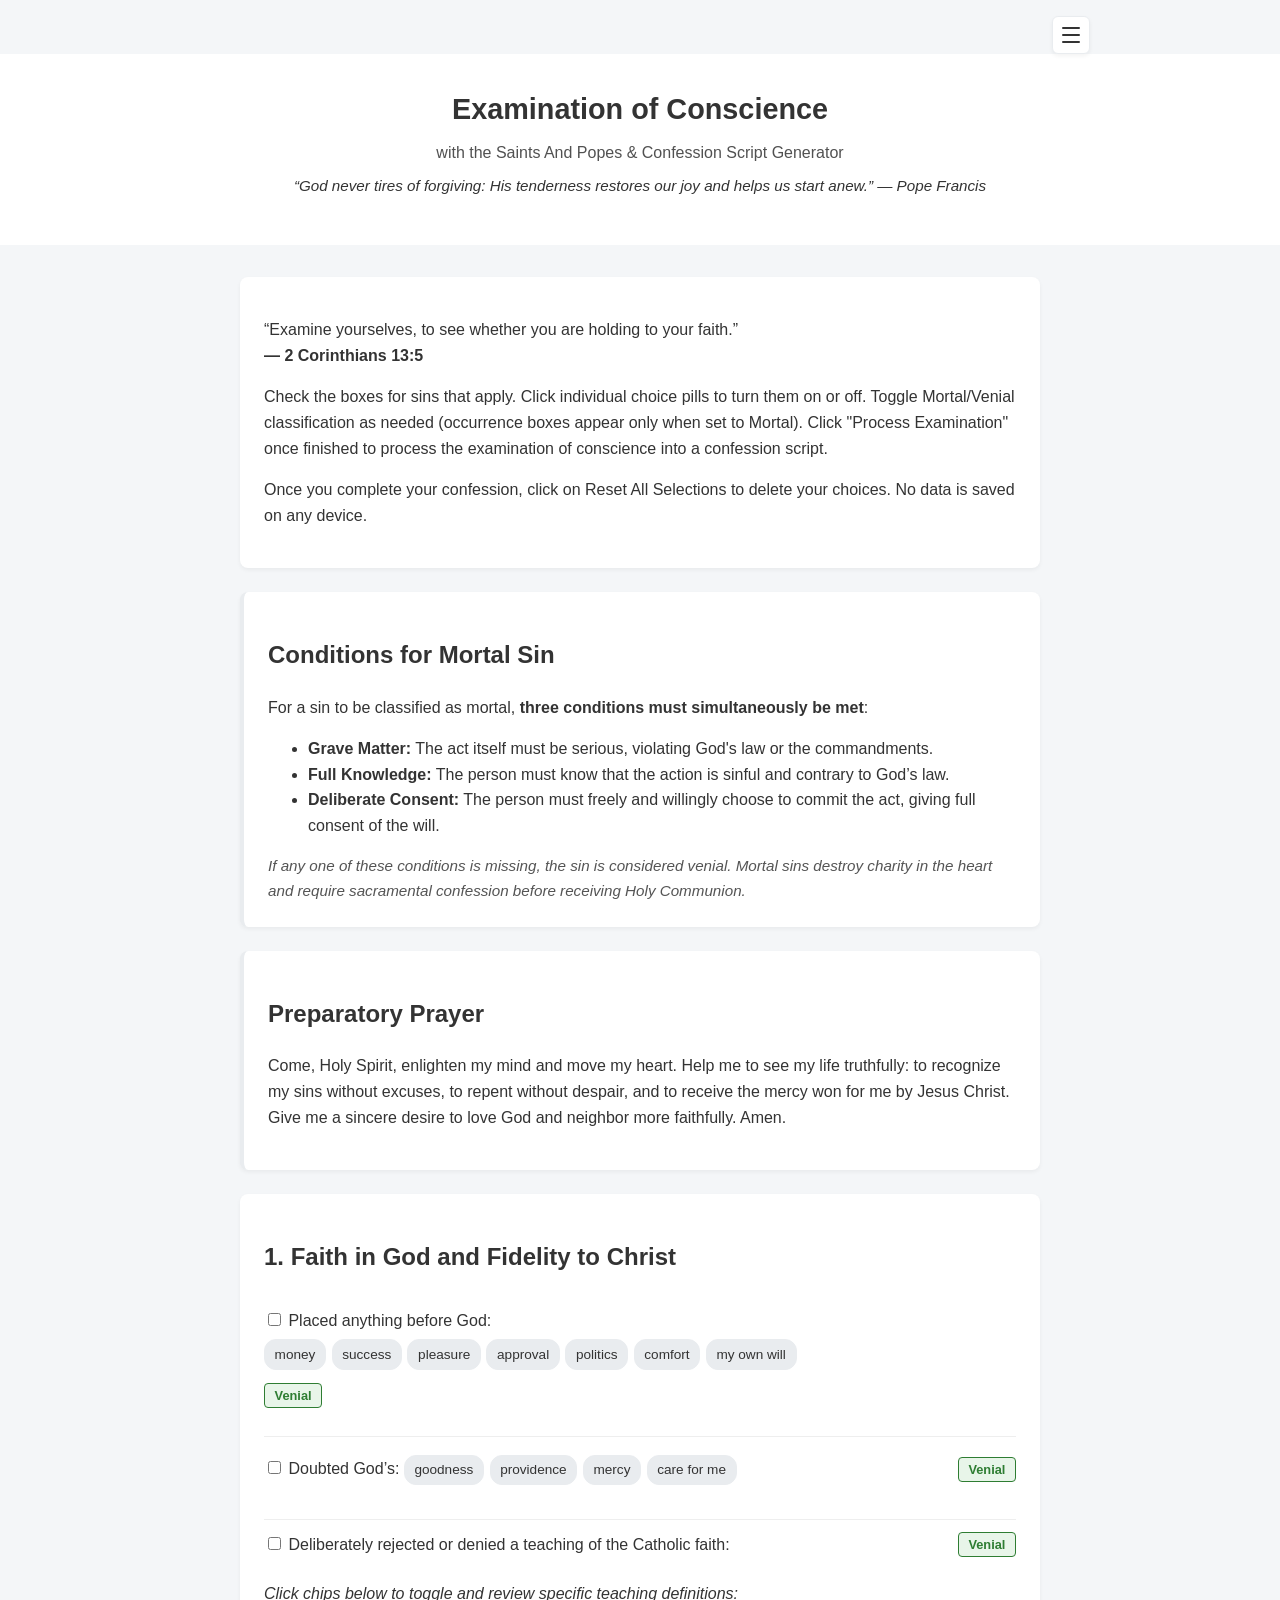
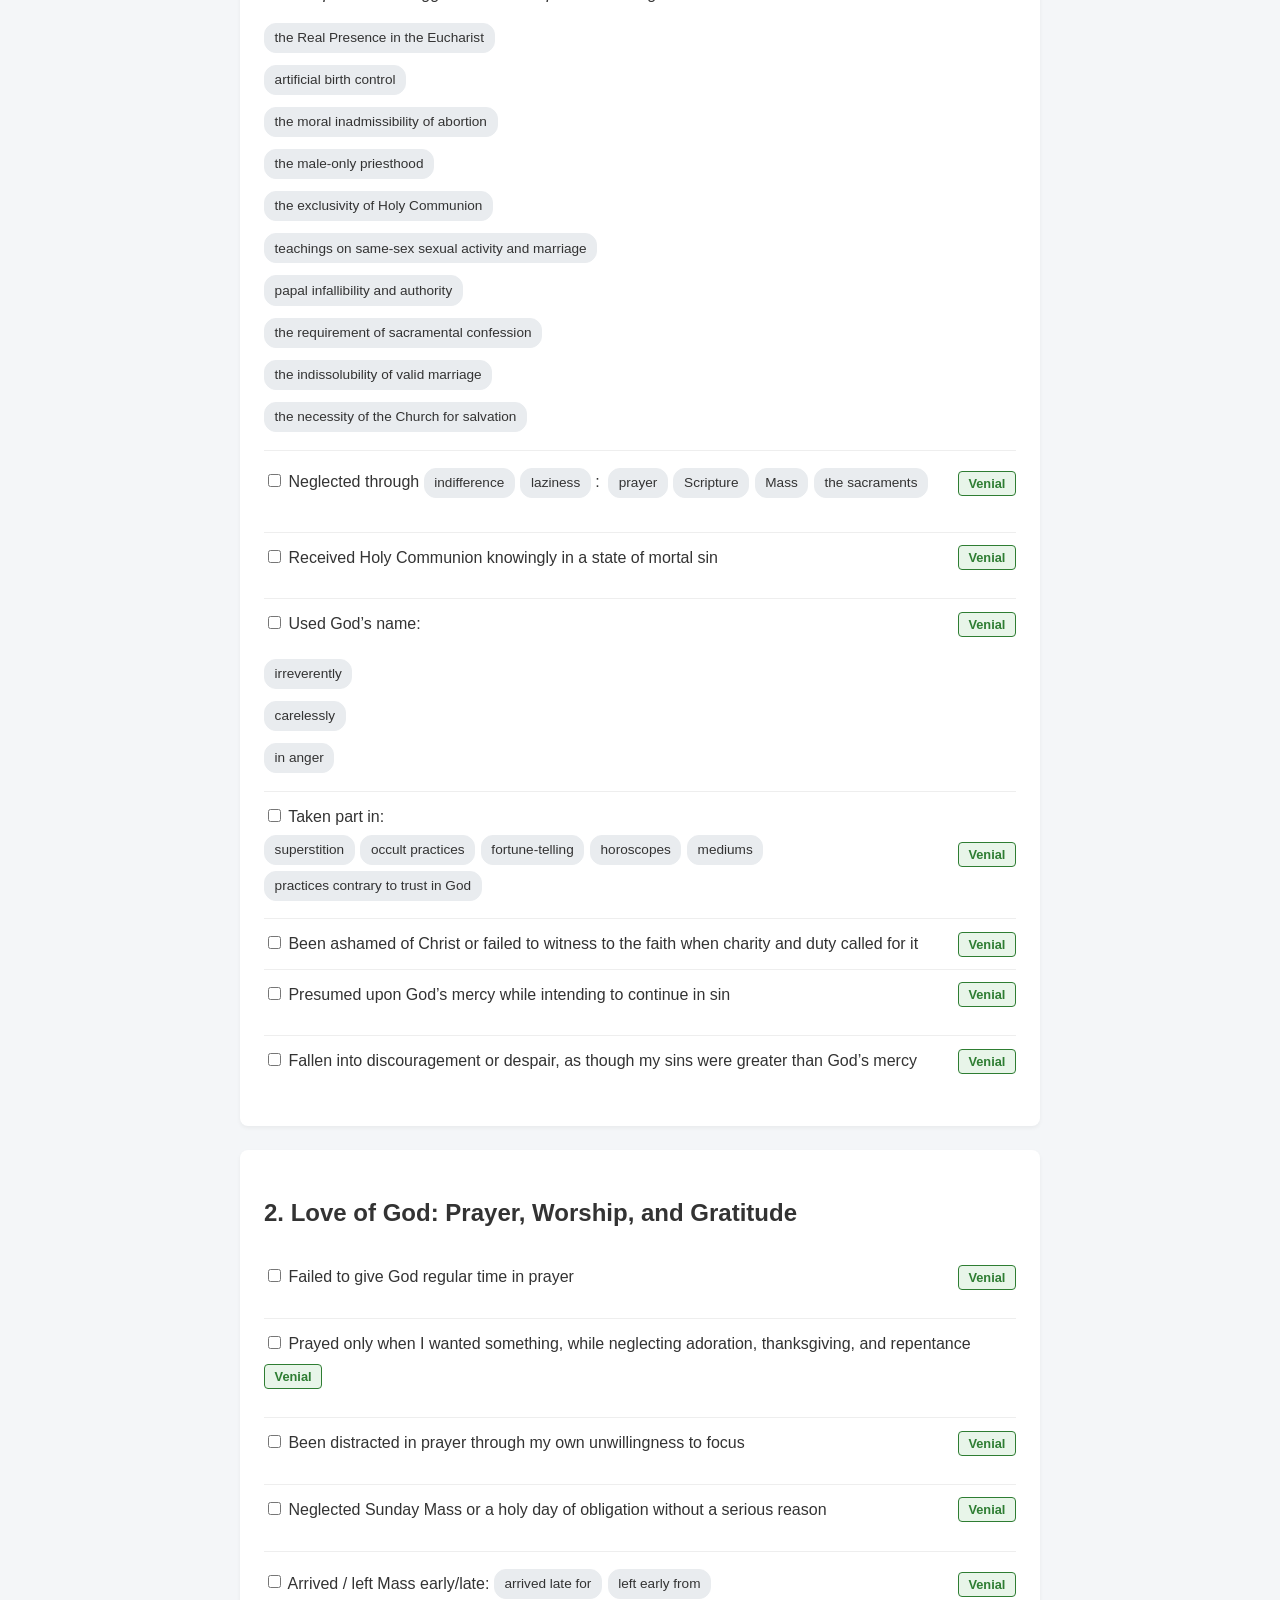
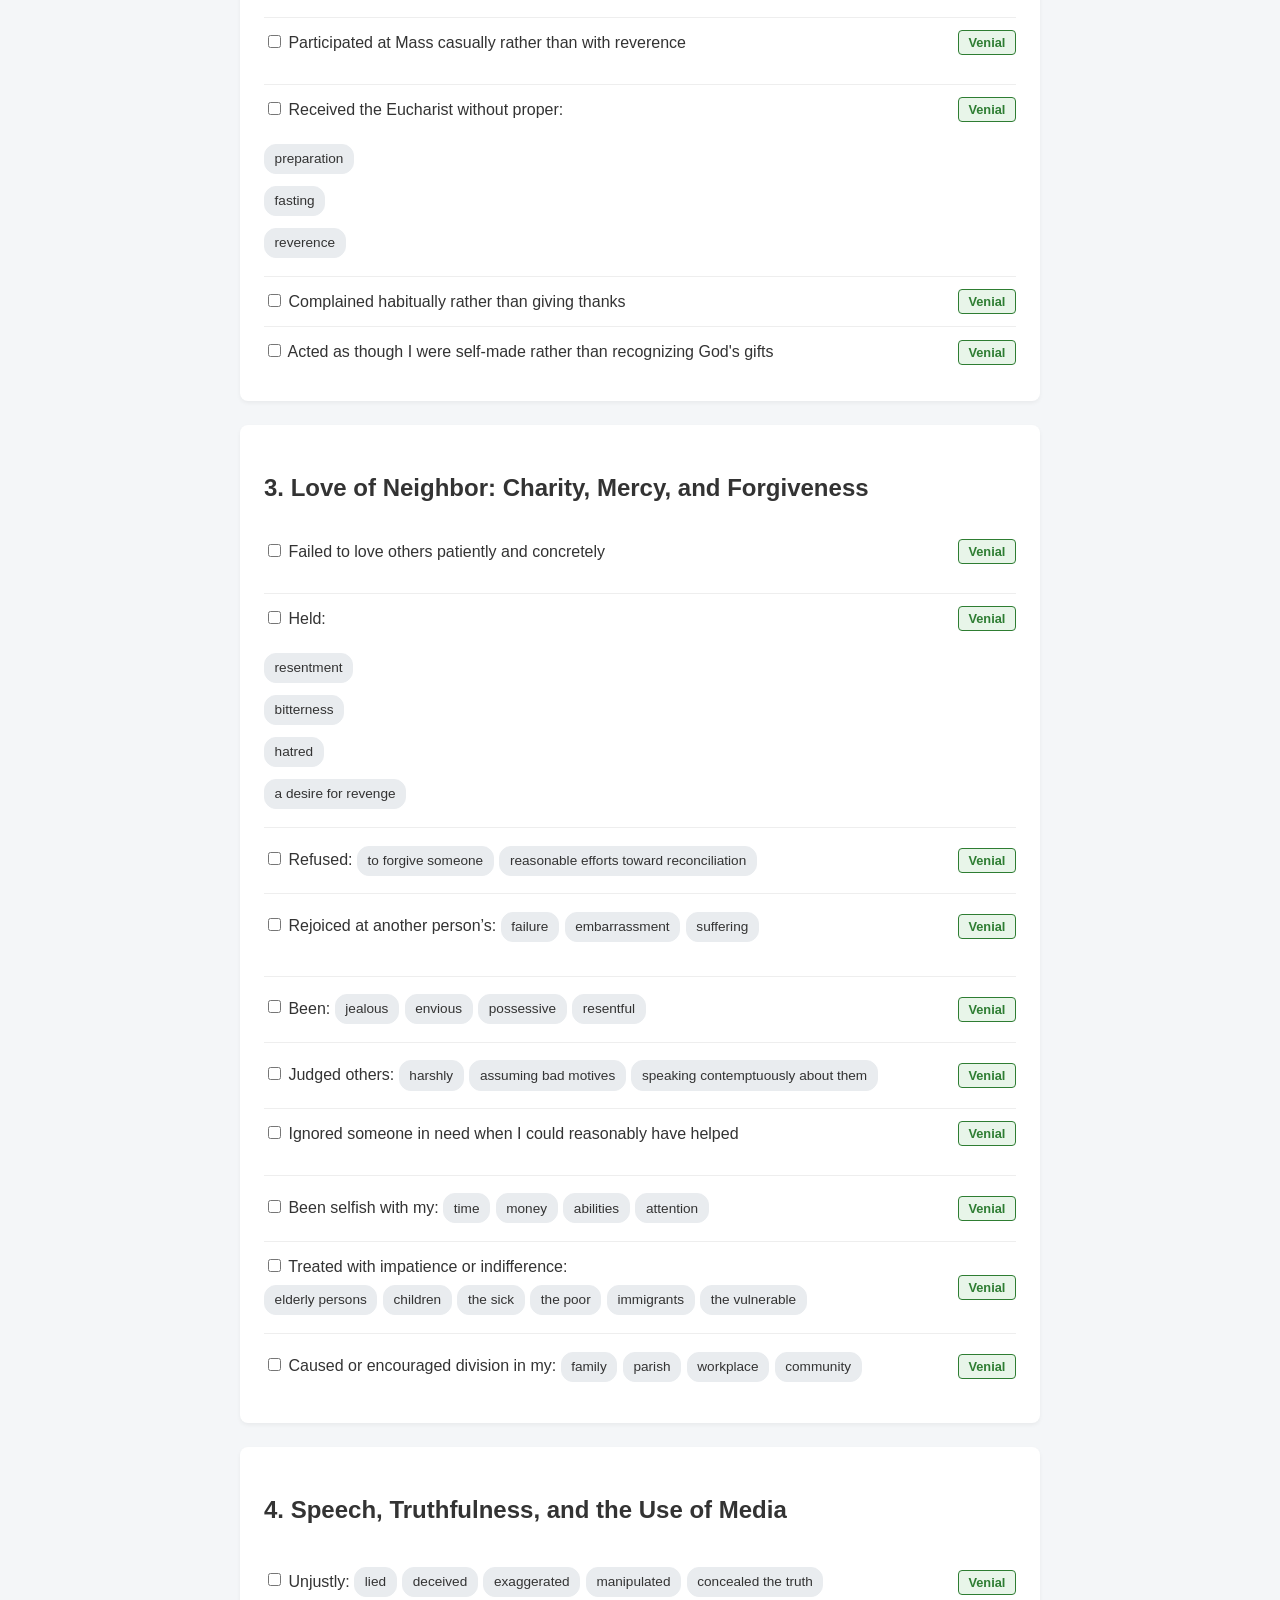
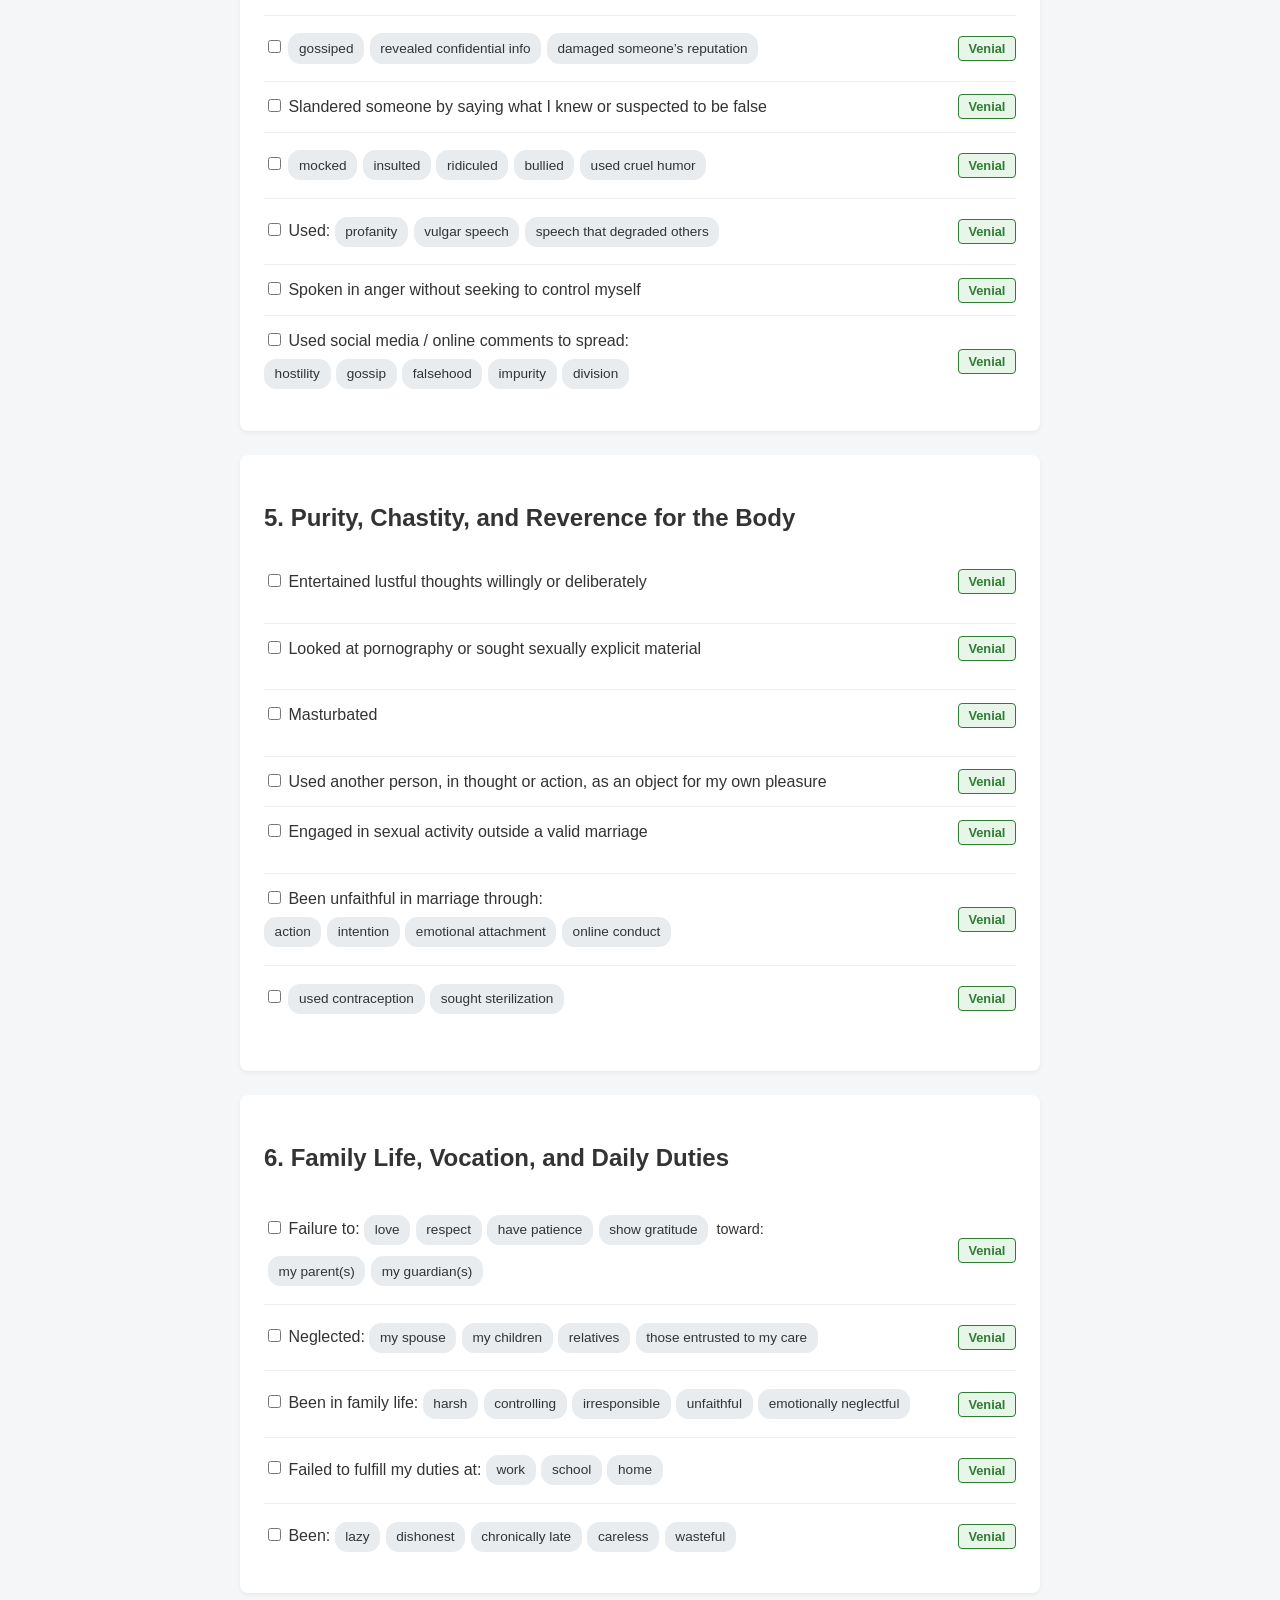
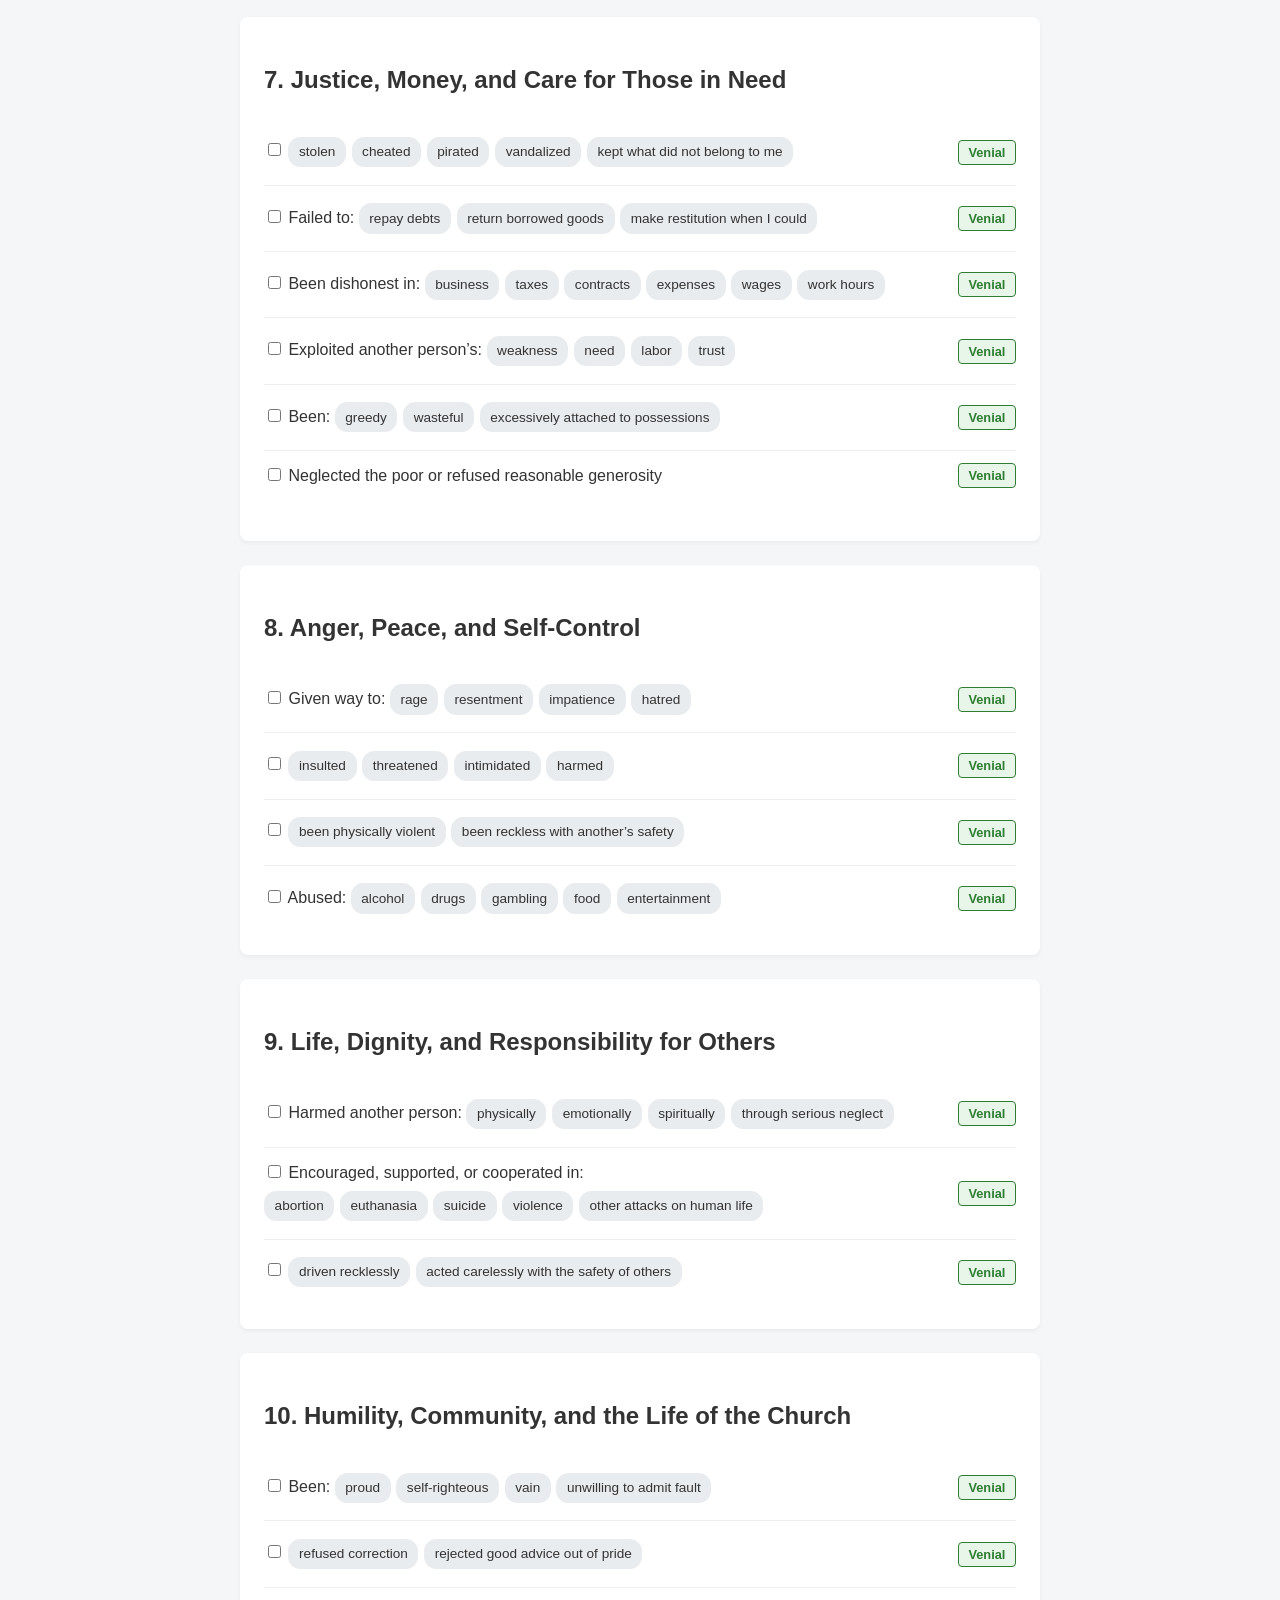
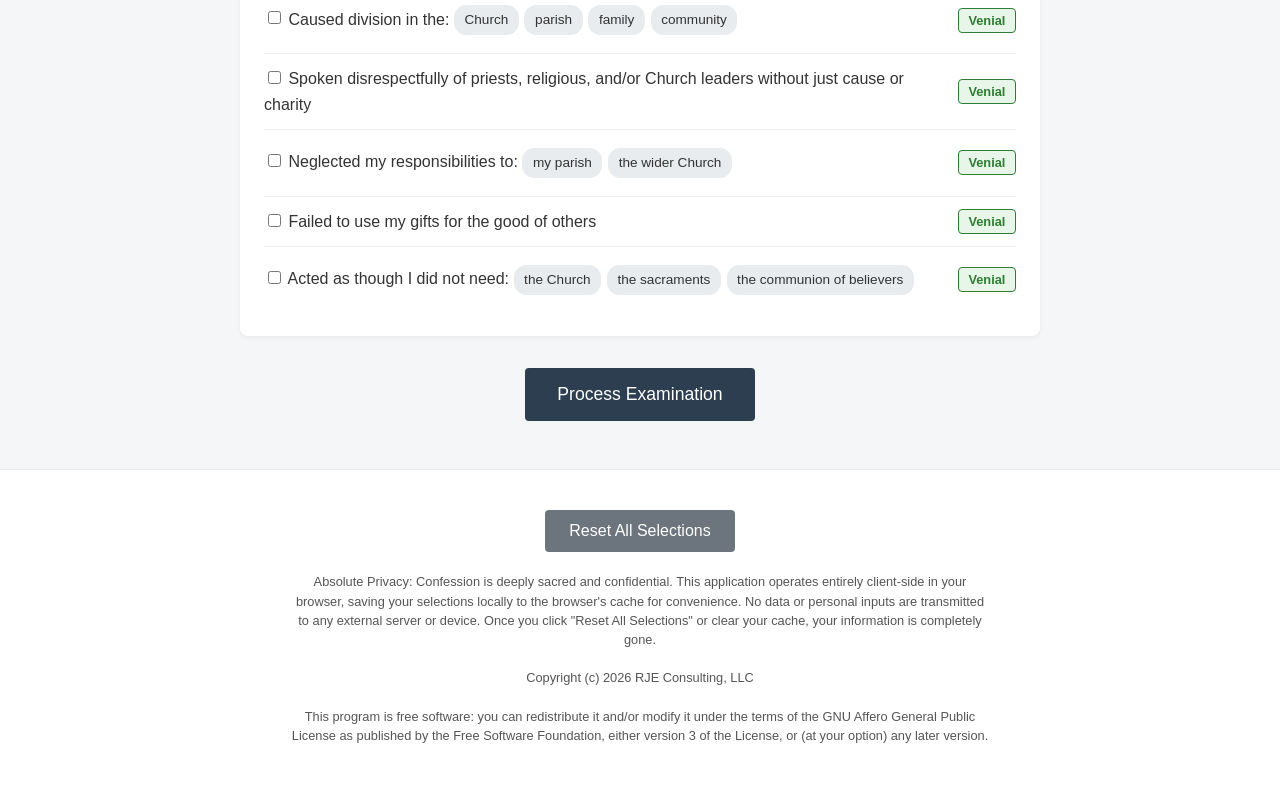
<file: index.html>
<!DOCTYPE html>
<html lang="en">
<head>
    <meta charset="UTF-8">
    <meta name="viewport" content="width=device-width, initial-scale=1.0">
    <title>Examination of Conscience & Confession Script</title>
    <link rel="stylesheet" href="styles.css">
    <link rel="manifest" href="manifest.json">
    <meta name="theme-color" content="#2c3e50">
    <link rel="apple-touch-icon" href="icon-192.png">
    <style>
        :root {
            --bg-color: #f4f6f8;
            --card-bg: #ffffff;
            --text-color: #333333;
            --text-muted: #555555;
            --border-color: #e9ecef;
            --accent-color: #2c3e50;
            --header-bg: #ffffff;
            --input-bg: #ffffff;
            --input-border: #ccc;
            --footer-bg: #f8f9fa;
            --chip-bg: #e9ecef;
            --chip-text: #333333;
            --chip-hover-bg: #dee2e6;
            --accordion-dark-bg: #1e2631;
            --accordion-dark-text: #cbd5e1;
        }

        [data-theme="dark"] {
            --bg-color: #121820;
            --card-bg: #1e2631;
            --text-color: #e2e8f0;
            --text-muted: #94a3b8;
            --border-color: #2a3441;
            --accent-color: #3b82f6;
            --header-bg: #1e2631;
            --input-bg: #273140;
            --input-border: #475569;
            --footer-bg: #1e2631;
            --chip-bg: #2d3748;
            --chip-text: #cbd5e1;
            --chip-hover-bg: #374151;
            --accordion-dark-bg: #283342;
            --accordion-dark-text: #e2e8f0;
        }

        body {
            background-color: var(--bg-color);
            color: var(--text-color);
            transition: background-color 0.3s ease, color 0.3s ease;
        }

        header, .intro-box, .prayer-box, .examination-section, #script-container, footer {
            background-color: var(--card-bg) !important;
            color: var(--text-color) !important;
            border-color: var(--border-color) !important;
            transition: background-color 0.3s ease, color 0.3s ease, border-color 0.3s ease;
        }

        [data-theme="dark"] .teaching-expand-box {
            background-color: var(--accordion-dark-bg) !important;
            color: var(--accordion-dark-text) !important;
            border-color: var(--border-color);
        }

        .teaching-expand-box {
            background-color: #f8f9fa;
            padding: 0.75rem;
            border-radius: 6px;
            border: 1px solid var(--border-color);
        }

        .choice-pill {
            background-color: var(--chip-bg) !important;
            color: var(--chip-text) !important;
            border: 1px solid var(--border-color);
            transition: background-color 0.2s ease, color 0.2s ease;
            cursor: pointer;
        }

        .choice-pill:hover {
            background-color: var(--chip-hover-bg) !important;
        }

        .choice-pill.active {
            background-color: var(--accent-color) !important;
            color: #ffffff !important;
        }

        [data-theme="dark"] .choice-pill.active {
            background-color: var(--accent-color) !important;
            color: #ffffff !important;
        }

        .top-bar {
            position: sticky;
            top: 0;
            z-index: 1000;
            display: flex;
            justify-content: flex-end;
            align-items: center;
            max-width: 900px;
            margin: 0 auto;
            padding: 1rem 1rem 0 1rem;
            background-color: transparent;
            pointer-events: none;
        }

        .top-bar-right {
            display: flex;
            align-items: center;
            gap: 0.75rem;
            flex-direction: column;
            align-items: flex-end;
            pointer-events: auto;
        }

        .settings-container {
            position: relative;
        }

        .settings-icon-btn {
            background: var(--card-bg);
            border: 1px solid var(--border-color);
            color: var(--text-color);
            width: 38px;
            height: 38px;
            border-radius: 6px;
            cursor: pointer;
            font-size: 1.1rem;
            display: flex;
            flex-direction: column;
            align-items: center;
            justify-content: center;
            gap: 5px;
            box-shadow: 0 2px 4px rgba(0,0,0,0.05);
            transition: background-color 0.2s ease, border-color 0.2s ease;
        }

        .settings-icon-btn:hover {
            opacity: 0.85;
        }

        .hamburger-line {
            display: block;
            width: 18px;
            height: 2px;
            background-color: var(--text-color);
            border-radius: 2px;
            transition: transform 0.25s ease, opacity 0.25s ease;
        }

        .settings-icon-btn.open .line-1 {
            transform: translateY(7px) rotate(45deg);
        }

        .settings-icon-btn.open .line-2 {
            opacity: 0;
        }

        .settings-icon-btn.open .line-3 {
            transform: translateY(-7px) rotate(-45deg);
        }

        .settings-dropdown {
            display: none;
            position: absolute;
            right: 0;
            top: 46px;
            background-color: var(--card-bg);
            border: 1px solid var(--border-color);
            border-radius: 8px;
            box-shadow: 0 4px 12px rgba(0,0,0,0.15);
            width: 240px;
            max-height: 400px;
            overflow-y: auto;
            padding: 0.5rem 0;
            z-index: 1000;
        }

        .settings-dropdown.show {
            display: block;
        }

        .settings-item {
            padding: 0.5rem 1rem;
            display: flex;
            flex-direction: column;
            gap: 0.25rem;
            color: var(--text-color);
            font-size: 0.9rem;
            border-bottom: 1px solid var(--border-color);
        }

        .settings-item:last-child {
            border-bottom: none;
        }

        .settings-link {
            color: var(--text-color);
            text-decoration: none;
            font-weight: 500;
            display: block;
            width: 100%;
        }

        .settings-link:hover {
            opacity: 0.75;
        }

        .settings-theme-btn {
            background: none;
            border: none;
            color: var(--text-color);
            padding: 0;
            font-size: 0.9rem;
            font-weight: 500;
            cursor: pointer;
            display: flex;
            align-items: center;
            gap: 0.5rem;
            text-align: left;
            width: 100%;
        }

        .settings-theme-btn:hover {
            opacity: 0.75;
        }

        .expanded-teachings-container .sub-choices {
            display: flex;
            flex-direction: column;
            gap: 0.75rem;
        }
        .teaching-pill-wrapper {
            display: block;
            width: 100%;
        }
        .pill-action-row {
            display: flex;
            flex-direction: column;
            align-items: flex-start;
            gap: 0.25rem;
        }
        .custom-sin-group {
            margin-top: 1.25rem;
            padding-top: 0.75rem;
            border-top: 1px dashed var(--border-color);
            display: flex;
            flex-direction: column;
            gap: 0.5rem;
        }
        .custom-sin-group label {
            font-size: 0.9rem;
            font-weight: bold;
            color: var(--text-color);
        }
        .custom-sin-input-row {
            display: flex;
            align-items: center;
            gap: 0.75rem;
            flex-wrap: wrap;
        }
        .custom-sin-input, .occ-input {
            background-color: var(--input-bg);
            color: var(--text-color);
            border: 1px solid var(--input-border);
            flex: 1;
            min-width: 200px;
            padding: 0.5rem;
            border-radius: 4px;
            font-size: 0.95rem;
        }
        footer {
            text-align: center;
            padding: 2.5rem 1rem;
            display: flex;
            flex-direction: column;
            align-items: center;
            gap: 1.25rem;
            background-color: var(--footer-bg);
            border-top: 1px solid var(--border-color);
            margin-top: 3rem;
        }
        .copyright-text {
            font-size: 0.8rem;
            color: var(--text-muted);
            margin: 0;
            max-width: 700px;
            line-height: 1.5;
            text-align: center;
            white-space: pre-line;
        }
        
        p, li, label, h1, h2, h3 {
            color: inherit;
        }
    </style>
</head>
<body>
    <div class="top-bar">
        <div class="top-bar-right">
            <div class="settings-container">
                <button id="settings-toggle-btn" class="settings-icon-btn" aria-label="Menu">
                    <span class="hamburger-line line-1"></span>
                    <span class="hamburger-line line-2"></span>
                    <span class="hamburger-line line-3"></span>
                </button>
                <div id="settings-dropdown-menu" class="settings-dropdown">
                    <div class="settings-item">
                        <a href="#script-container" id="confession-script-link" class="settings-link">Confession Script</a>
                    </div>
                    <div class="settings-item">
                        <a href="endnote.html" class="settings-link">End Notes</a>
                    </div>
                    <div class="settings-item">
                        <a href="#intro-section" class="settings-link">About</a>
                    </div>
                    <div class="settings-item" style="font-weight: bold; font-size: 0.85rem; color: var(--text-muted); padding-top: 0.4rem; padding-bottom: 0.2rem; border-bottom: none;">Jump to Section:</div>
                    <div class="settings-item">
                        <a href="#section-1" class="settings-link">1. Faith & Fidelity</a>
                    </div>
                    <div class="settings-item">
                        <a href="#section-2" class="settings-link">2. Love of God & Prayer</a>
                    </div>
                    <div class="settings-item">
                        <a href="#section-3" class="settings-link">3. Love of Neighbor</a>
                    </div>
                    <div class="settings-item">
                        <a href="#section-4" class="settings-link">4. Speech & Media</a>
                    </div>
                    <div class="settings-item">
                        <a href="#section-5" class="settings-link">5. Purity & Chastity</a>
                    </div>
                    <div class="settings-item">
                        <a href="#section-6" class="settings-link">6. Family & Vocation</a>
                    </div>
                    <div class="settings-item">
                        <a href="#section-7" class="settings-link">7. Justice & Money</a>
                    </div>
                    <div class="settings-item">
                        <a href="#section-8" class="settings-link">8. Anger & Self-Control</a>
                    </div>
                    <div class="settings-item">
                        <a href="#section-9" class="settings-link">9. Life & Dignity</a>
                    </div>
                    <div class="settings-item">
                        <a href="#section-10" class="settings-link">10. Humility & Church</a>
                    </div>
                    <div class="settings-item" style="border-top: 1px solid var(--border-color); margin-top: 0.25rem; padding-top: 0.5rem;">
                        <button id="theme-toggle" class="settings-theme-btn" aria-label="Toggle Dark Mode">
                            <span id="theme-icon">🌙</span> <span id="theme-text">Dark Mode</span>
                        </button>
                    </div>
                </div>
            </div>
        </div>
    </div>

    <header>
        <h1>Examination of Conscience</h1>
        <p class="subtitle">with the Saints And Popes &amp; Confession Script Generator</p>
        <p style="font-style: italic; font-size: 0.95rem; margin-top: 0.5rem;">&ldquo;God never tires of forgiving: His tenderness restores our joy and helps us start anew.&rdquo; &mdash; Pope Francis</p>
    </header>

    <main>
        <section class="intro-box" id="intro-section">
            <p>&ldquo;Examine yourselves, to see whether you are holding to your faith.&rdquo;<br><strong>&mdash; 2 Corinthians 13:5</strong></p>
            <p>Check the boxes for sins that apply. Click individual choice pills to turn them on or off. Toggle Mortal/Venial classification as needed (occurrence boxes appear only when set to Mortal). Click &quot;Process Examination&quot; once finished to process the examination of conscience into a confession script.</p>
            <p style="margin-top: 1rem;">Once you complete your confession, click on Reset All Selections to delete your choices. No data is saved on any device.</p>
        </section>

        <!-- Conditions for Mortal Sin Section -->
        <section class="prayer-box" style="border-left-color: #c62828;">
            <h2>Conditions for Mortal Sin</h2>
            <p>For a sin to be classified as mortal, <strong>three conditions must simultaneously be met</strong>:</p>
            <ul>
                <li><strong>Grave Matter:</strong> The act itself must be serious, violating God's law or the commandments.</li>
                <li><strong>Full Knowledge:</strong> The person must know that the action is sinful and contrary to God’s law.</li>
                <li><strong>Deliberate Consent:</strong> The person must freely and willingly choose to commit the act, giving full consent of the will.</li>
            </ul>
            <p style="margin-bottom: 0; font-size: 0.95rem; color: var(--text-muted);"><em>If any one of these conditions is missing, the sin is considered venial. Mortal sins destroy charity in the heart and require sacramental confession before receiving Holy Communion.</em></p>
        </section>

        <section class="prayer-box">
            <h2>Preparatory Prayer</h2>
            <p>Come, Holy Spirit, enlighten my mind and move my heart. Help me to see my life truthfully: to recognize my sins without excuses, to repent without despair, and to receive the mercy won for me by Jesus Christ. Give me a sincere desire to love God and neighbor more faithfully. Amen.</p>
        </section>

        <form id="confession-form">
            <!-- 1. Faith in God and Fidelity to Christ -->
            <article class="examination-section" id="section-1">
                <h2>1. Faith in God and Fidelity to Christ</h2>
                
                <div class="sin-item-row venial-item expansive-row" data-default-type="venial" data-row-id="faith-placed-before-god">
                    <div class="main-question-block">
                        <label><input type="checkbox" name="sin"> Placed anything before God:
                            <span class="sub-choices" data-base="placed {choice} before God" data-venial-base="I placed {choice} before God">
                                <span class="choice-pill" data-value="money">money</span>
                                <span class="choice-pill" data-value="success">success</span>
                                <span class="choice-pill" data-value="pleasure">pleasure</span>
                                <span class="choice-pill" data-value="approval">approval</span>
                                <span class="choice-pill" data-value="politics">politics</span>
                                <span class="choice-pill" data-value="comfort">comfort</span>
                                <span class="choice-pill" data-value="my own will">my own will</span>
                            </span>
                        </label>
                    </div>
                    <button type="button" class="type-toggle-btn venial">Venial</button>
                    <div class="occ-container">Occasions: <input type="number" min="1" value="1" class="occ-input"></div>
                    
                    <div class="expanded-teachings-container" style="margin-top: 0.5rem; width: 100%;">
                        <div class="teaching-expand-box" style="display: none; margin-top: 0.25rem;">
                            <p style="margin: 0; font-size: 0.9rem; line-height: 1.5;">
                                When created goods take God's place, the heart's affections become disordered: we seek from wealth, success, pleasure, comfort, control, politics, or human approval the security and happiness that only God can give. As St. Francis de Sales teaches, such attachments gradually diminish spiritual freedom, disturb peace of heart, and make us slaves to the very things we were meant to use rightly. The result may be anxiety, pride, resentment, and a weakened conscience, as we begin to love others and created things according to our own self-interest rather than according to God's will. True freedom comes through holy detachment: receiving earthly goods with gratitude, but loving God above them all and remaining ready to follow Him whether He gives or takes away. <a href="endnote.html#note-1" id="ref-1"><sup>1</sup></a>
                            </p>
                        </div>
                    </div>
                </div>

                <div class="sin-item-row venial-item expansive-row" data-default-type="venial" data-row-id="faith-doubted-god">
                    <div class="main-question-block">
                        <label><input type="checkbox" name="sin"> Doubted God’s:
                            <span class="sub-choices" data-base="doubted God’s {choice}" data-venial-base="I doubted God's {choice}">
                                <span class="choice-pill" data-value="goodness">goodness</span>
                                <span class="choice-pill" data-value="providence">providence</span>
                                <span class="choice-pill" data-value="mercy">mercy</span>
                                <span class="choice-pill" data-value="care for me">care for me</span>
                            </span>
                        </label>
                    </div>
                    <button type="button" class="type-toggle-btn venial">Venial</button>
                    <div class="occ-container">Occasions: <input type="number" min="1" value="1" class="occ-input"></div>
                    
                    <div class="expanded-teachings-container" style="margin-top: 0.5rem; width: 100%;">
                        <div class="teaching-expand-box" style="display: none; margin-top: 0.25rem;">
                            <p style="margin: 0; font-size: 0.9rem; line-height: 1.5; margin-bottom: 0.75rem;">
                                Pope Benedict XVI taught that when individuals and societies push God aside or doubt His active providence, they fall into a trap of radical self-reliance that ultimately breeds emptiness and despair. Confronted with suffering, the temptation to question divine care leads to a crisis of hope. Benedict emphasized, however, that demanding instant material proof or viewing pain as proof of divine indifference misunderstands God's nature. True healing requires accepting our human limitations, resisting cynicism, and trusting that the universe is governed by a personal God whose ultimate essence is love and justice.
                            </p>
                            <p style="margin: 0; font-size: 0.9rem; line-height: 1.5;">
                                To bridge the gap between human weakness and divine mercy, Benedict placed a profound emphasis on the sacrament of Reconciliation. He taught that the sacrament is not an arbitrary burden, but a concrete gift expressing God's goodness. Because sin creates both a vertical breach with God and a horizontal fracture within the human community, confession provides the &quot;almost physical&quot; certainty of pardon. For Benedict, returning to the confessional breaks the cycles of isolation and shame, forcing radical self-honesty, fostering humility, and allowing believers to continually pass from the side of destruction to the side of Christ's saving love. <a href="endnote.html#note-2" id="ref-2"><sup>2</sup></a>
                            </p>
                        </div>
                    </div>
                </div>

                <!-- Expanded Teaching Section for Catholic Faith Denials -->
                <div class="sin-item-row venial-item expansive-row" data-default-type="venial" data-row-id="faith-rejected-teaching">
                    <div class="main-question-block">
                        <label><input type="checkbox" name="sin" data-statement="deliberately rejected or denied a teaching of the Catholic faith" data-venial-statement="I deliberately rejected or denied a teaching of the Catholic faith"> Deliberately rejected or denied a teaching of the Catholic faith:</label>
                    </div>
                    <button type="button" class="type-toggle-btn venial">Venial</button>
                    <div class="occ-container">Occasions: <input type="number" min="1" value="1" class="occ-input"></div>
                    
                    <div class="expanded-teachings-container">
                        <p class="expand-prompt-text"><em>Click chips below to toggle and review specific teaching definitions:</em></p>
                        <div class="sub-choices" data-base="deliberately rejected or denied the teaching regarding {choice}" data-venial-base="I deliberately rejected or denied the teaching regarding {choice}">
                            
                            <div class="teaching-pill-wrapper">
                                <div class="pill-action-row">
                                    <span class="choice-pill" data-value="the Real Presence in the Eucharist">the Real Presence in the Eucharist</span>
                                </div>
                                <div class="teaching-expand-box">
                                    <p><strong>Teaching:</strong> The bread and wine consecrated at Mass truly and substantially become the actual Body, Blood, Soul, and Divinity of Jesus Christ (Transubstantiation), rather than remaining merely symbolic representations.</p>
                                </div>
                            </div>

                            <div class="teaching-pill-wrapper">
                                <div class="pill-action-row">
                                    <span class="choice-pill" data-value="artificial birth control">artificial birth control</span>
                                </div>
                                <div class="teaching-expand-box">
                                    <p><strong>Teaching:</strong> As affirmed in <em>Humanae Vitae</em>, every marital act must remain open to the transmission of life, and the intentional use of artificial contraceptives is intrinsically disordered.</p>
                                </div>
                            </div>

                            <div class="teaching-pill-wrapper">
                                <div class="pill-action-row">
                                    <span class="choice-pill" data-value="the moral inadmissibility of abortion">the moral inadmissibility of abortion</span>
                                </div>
                                <div class="teaching-expand-box">
                                    <p><strong>Teaching:</strong> Human life must be respected and protected absolutely from the moment of conception. Direct abortion is a grave moral evil, and formal cooperation incurs automatic excommunication.</p>
                                </div>
                            </div>

                            <div class="teaching-pill-wrapper">
                                <div class="pill-action-row">
                                    <span class="choice-pill" data-value="the male-only priesthood">the male-only priesthood</span>
                                </div>
                                <div class="teaching-expand-box">
                                    <p><strong>Teaching:</strong> By divine constitution, the sacrament of Holy Orders can only be validly conferred upon baptized males, as affirmed definitively by Pope John Paul II in <em>Ordinatio Sacerdotalis</em>.</p>
                                </div>
                            </div>

                            <div class="teaching-pill-wrapper">
                                <div class="pill-action-row">
                                    <span class="choice-pill" data-value="the exclusivity of Holy Communion">the exclusivity of Holy Communion</span>
                                </div>
                                <div class="teaching-expand-box">
                                    <p><strong>Teaching:</strong> Receiving the Eucharist is a sign of full communion in faith, morals, and church discipline. Therefore, non-Catholics, Catholics in irregular unions, and those conscious of unconfessed mortal sin may not receive.</p>
                                </div>
                            </div>

                            <div class="teaching-pill-wrapper">
                                <div class="pill-action-row">
                                    <span class="choice-pill" data-value="teachings on same-sex sexual activity and marriage">teachings on same-sex sexual activity and marriage</span>
                                </div>
                                <div class="teaching-expand-box">
                                    <p><strong>Teaching:</strong> Homosexual inclinations are not inherently sinful, but homosexual acts are intrinsically disordered, and marriage can only be validly contracted between one man and one woman.</p>
                                </div>
                            </div>

                            <div class="teaching-pill-wrapper">
                                <div class="pill-action-row">
                                    <span class="choice-pill" data-value="papal infallibility and authority">papal infallibility and authority</span>
                                </div>
                                <div class="teaching-expand-box">
                                    <p><strong>Teaching:</strong> The Pope, when speaking <em>ex cathedra</em> on matters of faith and morals, possesses the charism of infallibility, and Catholics owe religious submission of intellect and will to the ordinary magisterium.</p>
                                </div>
                            </div>

                            <div class="teaching-pill-wrapper">
                                <div class="pill-action-row">
                                    <span class="choice-pill" data-value="the requirement of sacramental confession">the requirement of sacramental confession</span>
                                </div>
                                <div class="teaching-expand-box">
                                    <p><strong>Teaching:</strong> Mortal sins must be confessed to a priest in the Sacrament of Reconciliation before receiving the Eucharist, as Christ gave the Apostles the specific authority to forgive and retain sins.</p>
                                </div>
                            </div>

                            <div class="teaching-pill-wrapper">
                                <div class="pill-action-row">
                                    <span class="choice-pill" data-value="the indissolubility of valid marriage">the indissolubility of valid marriage</span>
                                </div>
                                <div class="teaching-expand-box">
                                    <p><strong>Teaching:</strong> A valid, consummated sacramental marriage cannot be dissolved by any human power or for any reason other than death. Divorce separates civil status, but does not end the spiritual bond.</p>
                                </div>
                            </div>

                            <div class="teaching-pill-wrapper">
                                <div class="pill-action-row">
                                    <span class="choice-pill" data-value="the necessity of the Church for salvation">the necessity of the Church for salvation</span>
                                </div>
                                <div class="teaching-expand-box">
                                    <p><strong>Teaching:</strong> While God can save those outside visible boundaries through invincible ignorance, the Catholic Church is the ordinary instrument of salvation established by Christ (&quot;Outside the Church there is no salvation&quot;).</p>
                                </div>
                            </div>

                        </div>
                    </div>
                </div>

                <div class="sin-item-row venial-item expansive-row" data-default-type="venial" id="neglected-row" data-row-id="faith-neglected">
                    <div class="main-question-block">
                        <label><input type="checkbox" name="sin" id="neglected-checkbox"> Neglected through
                            <span class="sub-choices" id="neglected-choices">
                                <span class="choice-pill neglected-pill" data-value="indifference">indifference</span>
                                <span class="choice-pill neglected-pill" data-value="laziness">laziness</span>
                            </span>
                            <span>:</span>
                            <span class="sub-choices" id="neglected-targets-choices" style="margin-left: 0.25rem;">
                                <span class="choice-pill" data-value="prayer">prayer</span>
                                <span class="choice-pill" data-value="Scripture">Scripture</span>
                                <span class="choice-pill" data-value="Mass">Mass</span>
                                <span class="choice-pill" data-value="the sacraments">the sacraments</span>
                            </span>
                        </label>
                    </div>
                    <button type="button" class="type-toggle-btn venial">Venial</button>
                    <div class="occ-container">Occasions: <input type="number" min="1" value="1" class="occ-input"></div>

                    <div class="expanded-teachings-container" style="margin-top: 0.5rem; width: 100%;">
                        <div class="teaching-expand-box" style="display: none; margin-top: 0.25rem;">
                            <p style="margin: 0; font-size: 0.9rem; line-height: 1.5; margin-bottom: 0.75rem;">
                                St. Thomas Aquinas provides a systematic analysis of this spiritual laziness under the heading of acedia, identifying it as a capital vice and a form of sorrow about spiritual good. In his Summa Theologiae, Aquinas explains that acedia induces a heaviness of mind that makes a person sluggish and disgusted regarding divine things. Because spiritual goods require effort and oppose the flesh, the soul affected by acedia shrinks back from them as burdensome. This vice specifically attacks the soul's communion with God by making prayer feel tedious, long, and overly demanding, leading individuals to neglect or truncate their daily dialogue with the Creator.
                            </p>
                            <p style="margin: 0; font-size: 0.9rem; line-height: 1.5;">
                                Finally, Aquinas connects this capital vice directly to the neglect of Scripture, Holy Mass, and the sacraments. When a person is overcome by acedia, they lose their appetite for divine wisdom found in Sacred Scripture, finding holy words dry and unappealing. This internal aversion ultimately manifests in external omission or careless compliance regarding the Mass and the sacraments, as the slothful person dreads the spiritual joy and transformation that divine worship demands, preferring instead worldly distractions or empty ease. <a href="endnote.html#note-3" id="ref-3"><sup>3</sup></a>
                            </p>
                        </div>
                    </div>
                </div>

                <div class="sin-item-row venial-item expansive-row" data-default-type="venial" data-row-id="faith-communion-state-of-sin">
                    <div class="main-question-block">
                        <label><input type="checkbox" name="sin" data-statement="received Holy Communion knowingly in a state of mortal sin" data-venial-statement="I received Holy Communion knowingly in a state of mortal sin"> Received Holy Communion knowingly in a state of mortal sin</label>
                    </div>
                    <button type="button" class="type-toggle-btn venial">Venial</button>
                    <div class="occ-container">Occasions: <input type="number" min="1" value="1" class="occ-input"></div>

                    <div class="expanded-teachings-container" style="margin-top: 0.5rem; width: 100%;">
                        <div class="teaching-expand-box" style="display: none; margin-top: 0.25rem;">
                            <p style="margin: 0; font-size: 0.9rem; line-height: 1.5;">
                                Receiving Holy Communion knowingly in a state of mortal sin is a grave sacrilege, strictly prohibiting participation until the soul is cleansed through the Sacrament of Reconciliation. Beyond avoiding mortal sin, true preparation requires examining one's intentions, cultivating profound humility, and stripping the heart of even deliberate attachments to venial sins. While he passionately advocates for frequent and even daily communion to nourish spiritual growth, St. Francis de Sales emphasizes that approaching the Eucharist worthily demands rigorous interior preparation before receiving and a dedicated period of quiet thanksgiving afterward. <a href="endnote.html#note-4" id="ref-4"><sup>4</sup></a>
                            </p>
                        </div>
                    </div>
                </div>

                <div class="sin-item-row venial-item expansive-row" data-default-type="venial" data-row-id="faith-gods-name">
                    <div class="main-question-block">
                        <label><input type="checkbox" name="sin"> Used God’s name:</label>
                    </div>
                    <button type="button" class="type-toggle-btn venial">Venial</button>
                    <div class="occ-container">Occasions: <input type="number" min="1" value="1" class="occ-input"></div>
                    
                    <div class="expanded-teachings-container" style="margin-top: 0.5rem; width: 100%;">
                        <div class="sub-choices" data-base="used God’s name {choice}" data-venial-base="I used God's name {choice}" style="display: flex; flex-direction: column; gap: 0.75rem;">
                            
                            <div class="teaching-pill-wrapper">
                                <div class="pill-action-row">
                                    <span class="choice-pill" data-value="irreverently">irreverently</span>
                                </div>
                                <div class="teaching-expand-box" style="display: none; margin-top: 0.25rem;">
                                    <p style="margin: 0; font-size: 0.9rem; line-height: 1.5;">
                                        <strong>Speech Shapes the Inner Heart:</strong> Human words are not neutral; they shape how we think and feel. When we use God’s name carelessly, it breeds a subtle irreverence within our own souls, dulling our sense of awe and reverence.
                                    </p>
                                </div>
                            </div>

                            <div class="teaching-pill-wrapper">
                                <div class="pill-action-row">
                                    <span class="choice-pill" data-value="carelessly">carelessly</span>
                                </div>
                                <div class="teaching-expand-box" style="display: none; margin-top: 0.25rem;">
                                    <p style="margin: 0; font-size: 0.9rem; line-height: 1.5;">
                                        <strong>It Contradicts the Reality of Who God Is:</strong> God is the source of all life, goodness, truth, and holiness. To invoke His name carelessly links the holy name of God with human anger, profanity, or emptiness.
                                    </p>
                                </div>
                            </div>

                            <div class="teaching-pill-wrapper">
                                <div class="pill-action-row">
                                    <span class="choice-pill" data-value="in anger">in anger</span>
                                </div>
                                <div class="teaching-expand-box" style="display: none; margin-top: 0.25rem;">
                                    <p style="margin: 0; font-size: 0.9rem; line-height: 1.5;">
                                        <strong>Names Carry Identity, Dignity, and Presence:</strong> In ancient and biblical contexts, a person’s name represented their entire identity, character, and presence. Treating that name as a casual filler word strips the ultimate Reality of His dignity.
                                    </p>
                                </div>
                            </div>

                        </div>
                    </div>
                </div>

                <div class="sin-item-row venial-item" data-default-type="venial" data-row-id="faith-superstition">
                    <label><input type="checkbox" name="sin"> Taken part in:
                        <span class="sub-choices" data-base="taken part in {choice}" data-venial-base="I took part in {choice}">
                            <span class="choice-pill" data-value="superstition">superstition</span>
                            <span class="choice-pill" data-value="occult practices">occult practices</span>
                            <span class="choice-pill" data-value="fortune-telling">fortune-telling</span>
                            <span class="choice-pill" data-value="horoscopes">horoscopes</span>
                            <span class="choice-pill" data-value="mediums">mediums</span>
                            <span class="choice-pill" data-value="practices contrary to trust in God">practices contrary to trust in God</span>
                        </span>
                    </label>
                    <button type="button" class="type-toggle-btn venial">Venial</button>
                    <div class="occ-container">Occasions: <input type="number" min="1" value="1" class="occ-input"></div>
                </div>

                <div class="sin-item-row venial-item" data-default-type="venial" data-row-id="faith-ashamed-christ">
                    <label><input type="checkbox" name="sin" data-statement="been ashamed of Christ or failed to witness to the faith when charity and duty called for it" data-venial-statement="I was ashamed of Christ or failed to witness to the faith when charity and duty called for it"> Been ashamed of Christ or failed to witness to the faith when charity and duty called for it</label>
                    <button type="button" class="type-toggle-btn venial">Venial</button>
                    <div class="occ-container">Occasions: <input type="number" min="1" value="1" class="occ-input"></div>
                </div>
                
                <div class="sin-item-row venial-item expansive-row" data-default-type="venial" data-row-id="faith-presumption">
                    <div class="main-question-block">
                        <label><input type="checkbox" name="sin" data-statement="presumed upon God’s mercy while intending to continue in sin" data-venial-statement="I presumed upon God's mercy while intending to continue in sin"> Presumed upon God’s mercy while intending to continue in sin</label>
                    </div>
                    <button type="button" class="type-toggle-btn venial">Venial</button>
                    <div class="occ-container">Occasions: <input type="number" min="1" value="1" class="occ-input"></div>
                    
                    <div class="expanded-teachings-container" style="margin-top: 0.5rem; width: 100%;">
                        <div class="teaching-expand-box" style="display: none; margin-top: 0.25rem;">
                            <p style="margin: 0; font-size: 0.9rem; line-height: 1.5;">
                                God has promised forgiveness to the penitent, but He has not promised tomorrow to the procrastinator. St. Francis de Sales warns against the grave danger of presumption&mdash;the act of relying on God's mercy while deliberately intending to continue in sin. This mindset fundamentally distorts the divine nature by separating God's mercy from His justice, treating His infinite patience as a license for disobedience. Ultimately, this gamble with eternal salvation risks final impenitence. <a href="endnote.html#note-5" id="ref-5"><sup>5</sup></a>
                            </p>
                        </div>
                    </div>
                </div>

                <div class="sin-item-row venial-item expansive-row" data-default-type="venial" data-row-id="faith-despair">
                    <div class="main-question-block">
                        <label><input type="checkbox" name="sin" data-statement="fallen into discouragement or despair, as though my sins were greater than God’s mercy" data-venial-statement="I fell into discouragement or despair, as though my sins were greater than God's mercy"> Fallen into discouragement or despair, as though my sins were greater than God’s mercy</label>
                    </div>
                    <button type="button" class="type-toggle-btn venial">Venial</button>
                    <div class="occ-container">Occasions: <input type="number" min="1" value="1" class="occ-input"></div>

                    <div class="expanded-teachings-container" style="margin-top: 0.5rem; width: 100%;">
                        <div class="teaching-expand-box" style="display: none; margin-top: 0.25rem;">
                            <p style="margin: 0; font-size: 0.9rem; line-height: 1.5; margin-bottom: 0.75rem;">
                                <strong>Overcoming Despair: The Spiritual Necessity of Trust and Confession.</strong> Falling into despair or excessive discouragement is a serious spiritual hazard because it implicitly measures human sinfulness as greater than God's infinite mercy. This state of mind amounts to a hidden form of pride and a direct offense against God's supreme goodness, as it falsely accuses Him of being unable or unwilling to forgive. Furthermore, this discouragement paralyzes the soul with restless anxiety and false shame, driving the seeker away from prayer and halting all progress toward holiness.
                            </p>
                            <p style="margin: 0; font-size: 0.9rem; line-height: 1.5;">
                                Consequently, these interior burdens of distrust and despair must be brought to the Sacrament of Reconciliation. Confession breaks the isolating echo chamber of self-accusation, realigns the will, and provides the objective, external assurance of divine absolution needed to heal the soul. By bringing these struggles to a confessor, the penitent replaces anxious self-reliance with peaceful confidence in God, learning to practice holy patience and abandon themselves entirely to His mercy.
                            </p>
                        </div>
                    </div>
                </div>
            </article>

            <!-- 2. Love of God: Prayer, Worship, and Gratitude -->
            <article class="examination-section" id="section-2">
                <h2>2. Love of God: Prayer, Worship, and Gratitude</h2>
                
                <div class="sin-item-row venial-item expansive-row" data-default-type="venial" data-row-id="god-regular-prayer">
                    <div class="main-question-block">
                        <label><input type="checkbox" name="sin" data-statement="failed to give God regular time in prayer" data-venial-statement="I failed to give God regular time in prayer"> Failed to give God regular time in prayer</label>
                    </div>
                    <button type="button" class="type-toggle-btn venial">Venial</button>
                    <div class="occ-container">Occasions: <input type="number" min="1" value="1" class="occ-input"></div>
                    
                    <div class="expanded-teachings-container" style="margin-top: 0.5rem; width: 100%;">
                        <div class="teaching-expand-box" style="display: none; margin-top: 0.25rem;">
                            <p style="margin: 0; font-size: 0.9rem; line-height: 1.5;">
                                <strong>Relationships Require Communication to Survive:</strong> At its core, religion is a relationship with the living God. No human relationship can survive without regular, intentional communication. Daily prayer keeps the lines of communication open, turning your heart toward God so that the relationship stays vibrant rather than theoretical.
                            </p>
                        </div>
                    </div>
                </div>

                <div class="sin-item-row venial-item expansive-row" data-default-type="venial" data-row-id="god-prayed-only-wants">
                    <div class="main-question-block">
                        <label><input type="checkbox" name="sin" data-statement="prayed only when I wanted something, while neglecting adoration, thanksgiving, and repentance" data-venial-statement="I prayed only when I wanted something, while neglecting adoration, thanksgiving, and repentance"> Prayed only when I wanted something, while neglecting adoration, thanksgiving, and repentance</label>
                    </div>
                    <button type="button" class="type-toggle-btn venial">Venial</button>
                    <div class="occ-container">Occasions: <input type="number" min="1" value="1" class="occ-input"></div>
                    
                    <div class="expanded-teachings-container" style="margin-top: 0.5rem; width: 100%;">
                        <div class="teaching-expand-box" style="display: none; margin-top: 0.25rem;">
                            <p style="margin: 0; font-size: 0.9rem; line-height: 1.5;">
                                Treating God purely as a cosmic problem-solver distorts the nature of Love. In any healthy human relationship, if one person only spoke to the other to demand help or ask for favors while never expressing appreciation, the relationship would feel hollow and exploitative.
                            </p>
                        </div>
                    </div>
                </div>

                <div class="sin-item-row venial-item expansive-row" data-default-type="venial" data-row-id="god-distracted-prayer">
                    <div class="main-question-block">
                        <label><input type="checkbox" name="sin" data-statement="been distracted in prayer through my own unwillingness to focus" data-venial-statement="I was distracted in prayer through my own unwillingness to focus"> Been distracted in prayer through my own unwillingness to focus</label>
                    </div>
                    <button type="button" class="type-toggle-btn venial">Venial</button>
                    <div class="occ-container">Occasions: <input type="number" min="1" value="1" class="occ-input"></div>

                    <div class="expanded-teachings-container" style="margin-top: 0.5rem; width: 100%;">
                        <div class="teaching-expand-box" style="display: none; margin-top: 0.25rem;">
                            <p style="margin: 0; font-size: 0.9rem; line-height: 1.5;">
                                From the perspective of St. Francis de Sales in Introduction to the Devout Life, willful distraction in prayer is a form of spiritual coldness that treats our conversation with God with casual indifference, much like turning away while a dear friend is speaking. While involuntary wandering thoughts&mdash;the restless fluttering of the imagination&mdash;are merely natural human trials and not sins, deliberately dwelling on distractions out of laziness or boredom is a fault that starves the soul of divine grace and devotion. When this habitual carelessness damages our interior life, the Sacrament of Reconciliation serves as a vital remedy, cleansing the soul of spiritual lethargy, restoring sanctifying grace, and imparting specific actual graces to heal the will and strengthen our focus. St. Francis counsels us to combat our daily distractions not with scrupulosity, but with gentle, persistent vigilance; whenever the mind drifts, we are simply to bring it back quietly to the presence of God, trusting that even a prayer spent entirely in this patient, repeated return is time well offered. <a href="endnote.html#note-6" id="ref-6"><sup>6</sup></a>
                            </p>
                        </div>
                    </div>
                </div>
                
                <div class="sin-item-row venial-item expansive-row" data-default-type="venial" data-row-id="god-neglected-mass">
                    <div class="main-question-block">
                        <label><input type="checkbox" name="sin" data-statement="neglected Sunday Mass or a holy day of obligation without a serious reason" data-venial-statement="I neglected Sunday Mass or a holy day of obligation without a serious reason"> Neglected Sunday Mass or a holy day of obligation without a serious reason</label>
                    </div>
                    <button type="button" class="type-toggle-btn venial">Venial</button>
                    <div class="occ-container">Occasions: <input type="number" min="1" value="1" class="occ-input"></div>
                    
                    <div class="expanded-teachings-container" style="margin-top: 0.5rem; width: 100%;">
                        <div class="teaching-expand-box" style="display: none; margin-top: 0.25rem;">
                            <p style="margin: 0; font-size: 0.9rem; line-height: 1.5;">
                                The Holy Sacrifice of the Mass is the &quot;sun of all spiritual exercises&quot; and the very heart of devotion where God pours out His divine charity. Voluntarily skipping it out of laziness cuts a soul off from vital grace, leading to spiritual self-destruction. <a href="endnote.html#note-8" id="ref-8"><sup>8</sup></a>
                            </p>
                        </div>
                    </div>
                </div>

                <div class="sin-item-row venial-item" data-default-type="venial" data-row-id="god-mass-timing">
                    <label><input type="checkbox" name="sin"> Arrived / left Mass early/late:
                        <span class="sub-choices" data-base="arrived {choice} Mass or left early through my own fault" data-venial-base="I arrived {choice} Mass or left early through my own fault">
                            <span class="choice-pill" data-value="late for">arrived late for</span>
                            <span class="choice-pill" data-value="early from">left early from</span>
                        </span>
                    </label>
                    <button type="button" class="type-toggle-btn venial">Venial</button>
                    <div class="occ-container">Occasions: <input type="number" min="1" value="1" class="occ-input"></div>
                </div>

                <div class="sin-item-row venial-item expansive-row" data-default-type="venial" data-row-id="god-casual-mass">
                    <div class="main-question-block">
                        <label><input type="checkbox" name="sin" data-statement="participated at Mass casually rather than with reverence" data-venial-statement="I participated at Mass casually rather than with reverence"> Participated at Mass casually rather than with reverence</label>
                    </div>
                    <button type="button" class="type-toggle-btn venial">Venial</button>
                    <div class="occ-container">Occasions: <input type="number" min="1" value="1" class="occ-input"></div>

                    <div class="expanded-teachings-container" style="margin-top: 0.5rem; width: 100%;">
                        <div class="teaching-expand-box" style="display: none; margin-top: 0.25rem;">
                            <p style="margin: 0; font-size: 0.9rem; line-height: 1.5; margin-bottom: 0.75rem;">
                                Saint Teresa of Ávila viewed the Mass and the Eucharist not as routine obligations to be approached casually, but as sacred, intimate encounters with the living God that demand profound interior reverence, focus, and a heart stripped of worldly distractions. She lamented that treating such holy mysteries with superficial indifference is a sign of a disordered, self-reliant soul, warning instead that believers must approach the altar with deep humility, awe, and a burning desire for divine communion.
                            </p>
                            <p style="margin: 0; font-size: 0.9rem; line-height: 1.5;">
                                To remedy this coldness and restore proper reverence, Teresa frequently emphasized the necessity of the Sacrament of Confession. She taught that slipping into habitual indifference or treating sacred worship carelessly springs from spiritual pride and unconfessed faults that cloud the interior castle. By turning humbly to the confessional, the soul is cleansed of self-absorption, healed of spiritual paralysis, and re-enlivened with the grace necessary to participate in the Holy Sacrifice of the Mass with a truly prepared and fervent heart. <a href="endnote.html#note-22" id="ref-22"><sup>22</sup></a>
                            </p>
                        </div>
                    </div>
                </div>

                <!-- Expanded Teaching Section for Eucharist Preparation / Reverence -->
                <div class="sin-item-row venial-item expansive-row" data-default-type="venial" data-row-id="god-eucharist-preparation">
                    <div class="main-question-block">
                        <label><input type="checkbox" name="sin"> Received the Eucharist without proper:</label>
                    </div>
                    <button type="button" class="type-toggle-btn venial">Venial</button>
                    <div class="occ-container">Occasions: <input type="number" min="1" value="1" class="occ-input"></div>
                    
                    <div class="expanded-teachings-container" style="margin-top: 0.5rem; width: 100%;">
                        <div class="sub-choices" data-base="received the Eucharist without proper {choice}" data-venial-base="I received the Eucharist without proper {choice}" style="display: flex; flex-direction: column; gap: 0.75rem;">
                            
                            <div class="teaching-pill-wrapper">
                                <div class="pill-action-row">
                                    <span class="choice-pill" data-value="preparation">preparation</span>
                                </div>
                                <div class="teaching-expand-box" style="display: none; margin-top: 0.25rem;">
                                    <p style="margin: 0; font-size: 0.9rem; line-height: 1.5;">
                                        St. Thomas Aquinas teaches that approaching the Holy Eucharist requires a soul properly disposed by grace, as receiving the sacrament while conscious of unrepented mortal sin constitutes a grave spiritual offense against the body and blood of Christ. He emphasizes that just as physical food requires a healthy, living organism to assimilate it, the spiritual food of the Eucharist demands a soul quickened by charity and free from willful rebellion against God. True preparation involves examining one's conscience and seeking sacramental absolution through penance beforehand, ensuring that the soul is a fitting dwelling place for the divine. <a href="endnote.html#note-9" id="ref-9"><sup>9</sup></a>
                                    </p>
                                </div>
                            </div>

                            <div class="teaching-pill-wrapper">
                                <div class="pill-action-row">
                                    <span class="choice-pill" data-value="fasting">fasting</span>
                                </div>
                                <div class="teaching-expand-box" style="display: none; margin-top: 0.25rem;">
                                    <p style="margin: 0; font-size: 0.9rem; line-height: 1.5;">
                                        Fasting prepares the body and soul to receive Our Lord, turning our physical hunger into a spiritual longing for the Bread of Life.
                                    </p>
                                </div>
                            </div>

                            <div class="teaching-pill-wrapper">
                                <div class="pill-action-row">
                                    <span class="choice-pill" data-value="reverence">reverence</span>
                                </div>
                                <div class="teaching-expand-box" style="display: none; margin-top: 0.25rem;">
                                    <p style="margin: 0; font-size: 0.9rem; line-height: 1.5;">
                                        St. John Chrysostom emphasizes that approaching the Holy Eucharist demands profound reverence, holy fear, and an interior purity that recognizes the staggering privilege of partaking in the literal Body and Blood of Christ. He frequently rebukes casual participation, viewing the Church as a spiritual hospital where unrepentant souls must first undergo the medicinal healing of genuine penance, tears, and virtue. Reminding the faithful that they receive the very King whom angels gaze upon with trembling awe, he warns that coming forward with a corrupted conscience is a grievous insult. Consequently, he insists that true worthiness is achieved not through mechanical routine or calendar seasons, but through a deep turning away from sin that cleanses the soul so it may approach the altar with holy fear and burning desire. <a href="endnote.html#note-10" id="ref-10"><sup>10</sup></a>
                                    </p>
                                </div>
                            </div>

                        </div>
                    </div>
                </div>

                <div class="sin-item-row venial-item" data-default-type="venial" data-row-id="god-habitual-complaining">
                    <label><input type="checkbox" name="sin" data-statement="complained habitually rather than giving thanks" data-venial-statement="I complained habitually rather than giving thanks"> Complained habitually rather than giving thanks</label>
                    <button type="button" class="type-toggle-btn venial">Venial</button>
                    <div class="occ-container">Occasions: <input type="number" min="1" value="1" class="occ-input"></div>
                </div>

                <div class="sin-item-row venial-item" data-default-type="venial" data-row-id="god-self-made">
                    <label><input type="checkbox" name="sin" data-statement="acted as though I were self-made rather than recognizing God's gifts" data-venial-statement="I acted as though I were self-made rather than recognizing God's gifts"> Acted as though I were self-made rather than recognizing God's gifts</label>
                    <button type="button" class="type-toggle-btn venial">Venial</button>
                    <div class="occ-container">Occasions: <input type="number" min="1" value="1" class="occ-input"></div>
                </div>
            </article>

            <!-- 3. Love of Neighbor: Charity, Mercy, and Forgiveness -->
            <article class="examination-section" id="section-3">
                <h2>3. Love of Neighbor: Charity, Mercy, and Forgiveness</h2>
                
                <div class="sin-item-row venial-item expansive-row" data-default-type="venial" data-row-id="neighbor-patiently-concretely">
                    <div class="main-question-block">
                        <label><input type="checkbox" name="sin" data-statement="failed to love others patiently and concretely" data-venial-statement="I failed to love others patiently and concretely"> Failed to love others patiently and concretely</label>
                    </div>
                    <button type="button" class="type-toggle-btn venial">Venial</button>
                    <div class="occ-container">Occasions: <input type="number" min="1" value="1" class="occ-input"></div>
                    
                    <div class="expanded-teachings-container" style="margin-top: 0.5rem; width: 100%;">
                        <div class="teaching-pill-wrapper" id="concrete-love-accordion">
                            <div class="teaching-expand-box" style="display: none; margin-top: 0.25rem;">
                                <p style="margin: 0; font-size: 0.9rem; line-height: 1.5;">
                                    <strong>What is concrete love?</strong> To love someone concretely means moving love out of the realm of abstract feelings, good intentions, or polite sentiments and rooting it in tangible, real-world action&mdash;demonstrated &quot;in deed and in truth&quot; rather than just &quot;in word or speech&quot; (1 John 3:18).
                                </p>
                            </div>
                        </div>
                    </div>
                </div>

                <div class="sin-item-row venial-item expansive-row" data-default-type="venial" data-row-id="neighbor-held">
                    <div class="main-question-block">
                        <label><input type="checkbox" name="sin"> Held:</label>
                    </div>
                    <button type="button" class="type-toggle-btn venial">Venial</button>
                    <div class="occ-container">Occasions: <input type="number" min="1" value="1" class="occ-input"></div>
                    
                    <div class="expanded-teachings-container" style="margin-top: 0.5rem; width: 100%;">
                        <div class="sub-choices" data-base="held {choice}" data-venial-base="I held {choice}" style="display: flex; flex-direction: column; gap: 0.75rem;">
                            
                            <div class="teaching-pill-wrapper">
                                <div class="pill-action-row">
                                    <span class="choice-pill" data-value="resentment">resentment</span>
                                </div>
                                <div class="teaching-expand-box" style="display: none; margin-top: 0.25rem;">
                                    <p style="margin: 0; font-size: 0.9rem; line-height: 1.5;">
                                        In the Summa Theologiae, St. Thomas Aquinas treats resentment and hatred as profound disorders of the passions and the will, arising when a person dwells on perceived injuries and allows anger to curdle into lasting malice. Because charity requires us to love our neighbor as ourselves and desire their good, harboring resentment and a desire for revenge directly violates the divine order and ruptures our union with God. Aquinas explains that these vices blind the intellect and lock the human will into a state of opposition against God's law, turning the soul inward upon its own grievances and pride.<br><br>
                                        The Sacrament of Reconciliation serves as the divine remedy that repairs this fractured relationship and re-establishes caritas in the soul. Through the twin movements of true contrition and sacramental absolution, the penitent's will is realigned with divine mercy, washing away the guilt of malice and breaking the cycle of vengeance. By humbling oneself to confess these bitter thoughts, the believer receives sanctifying grace that heals the wounded passions, restoring right reason and empowering the soul to forgive others and re-enter into loving communion with God. <a href="endnote.html#note-11" id="ref-11"><sup>11</sup></a>
                                    </p>
                                </div>
                            </div>

                            <div class="teaching-pill-wrapper">
                                <div class="pill-action-row">
                                    <span class="choice-pill" data-value="bitterness">bitterness</span>
                                </div>
                                <div class="teaching-expand-box" style="display: none; margin-top: 0.25rem;">
                                    <p style="margin: 0; font-size: 0.9rem; line-height: 1.5;">
                                        St. Alphonsus Liguori views bitterness and jealousy as corrosive spiritual poisons that deeply afflict the soul, blinding a person to the goodness of God and breeding a destructive discontent with the blessings given to others. In his ascetical and moral writings, he explains that these vices arise from pride and a disordered self-love, which cause the heart to harbor resentment and view a neighbor's prosperity as a personal injury. When a person allows jealousy and bitterness to take root, they isolate themselves from divine charity, willfully rejecting God's providential care and destroying the interior peace that comes from trusting in His goodness.<br><br>
                                        The Sacrament of Reconciliation serves as a divine tribunal of mercy that breaks this stubbornness and restores the soul to grace. St. Alphonsus teaches that when a penitent humbly brings these bitter and envious thoughts into the open confessional, the sacrament acts as a spiritual healing balm that purifies the heart and corrects the imagination. Through absolution, God not only wipes away the guilt of sin but infuses actual graces that empower the individual to overcome malice, forgive perceived slights, and replace envy with genuine Christian love for their neighbor. <a href="endnote.html#note-12" id="ref-12"><sup>12</sup></a>
                                    </p>
                                </div>
                            </div>

                            <div class="teaching-pill-wrapper">
                                <div class="pill-action-row">
                                    <span class="choice-pill" data-value="hatred">hatred</span>
                                </div>
                                <div class="teaching-expand-box" style="display: none; margin-top: 0.25rem;">
                                    <p style="margin: 0; font-size: 0.9rem; line-height: 1.5;">
                                        Pope Saint John Paul II viewed hatred not merely as an emotional outburst, but as a profound spiritual deficit and a deliberate rejection of love, truth, and human dignity. He taught that malice and resentment lock individuals and societies into endless, destructive cycles of retaliation and violence. Having lived through the totalitarian horrors of the 20th century and famously forgiving his own would-be assassin, he consistently maintained that true peace and justice can never be built on bitterness. Instead, overcoming systemic and interpersonal evil requires a radical interior conversion of the human heart, replacing hostility with active, Christ-like love and an explicit choice to forgive.<br><br>
                                        To achieve this inner transformation, John Paul II pointed to the Sacrament of Reconciliation (Confession) as the definitive spiritual remedy. He described the confessional as a place of healing rather than a harsh courtroom, where bringing deep-seated grudges into the light of divine mercy unburdens the soul from spiritual bondage. Because human strength alone is often insufficient to let go of severe hurts, the sacramental grace received in confession provides the supernatural resilience necessary to break personal cycles of malice, forgive others, and restore lasting inner peace. <a href="endnote.html#note-19" id="ref-19"><sup>19</sup></a>
                                    </p>
                                </div>
                            </div>

                            <div class="teaching-pill-wrapper">
                                <div class="pill-action-row">
                                    <span class="choice-pill" data-value="a desire for revenge">a desire for revenge</span>
                                </div>
                                <div class="teaching-expand-box" style="display: none; margin-top: 0.25rem;">
                                    <p style="margin: 0; font-size: 0.9rem; line-height: 1.5;">
                                        Vengeance belongs to God alone; seeking personal patronizing usurps divine justice and locks the heart in malice.
                                    </p>
                                </div>
                            </div>

                        </div>
                    </div>
                </div>

                <div class="sin-item-row venial-item" data-default-type="venial" data-row-id="neighbor-refused">
                    <label><input type="checkbox" name="sin"> Refused:
                        <span class="sub-choices" data-base="refused {choice}" data-venial-base="I refused {choice}">
                            <span class="choice-pill" data-value="to forgive someone">to forgive someone</span>
                            <span class="choice-pill" data-value="reasonable efforts toward reconciliation">reasonable efforts toward reconciliation</span>
                        </span>
                    </label>
                    <button type="button" class="type-toggle-btn venial">Venial</button>
                    <div class="occ-container">Occasions: <input type="number" min="1" value="1" class="occ-input"></div>
                </div>

                <div class="sin-item-row venial-item expansive-row" data-default-type="venial" data-row-id="neighbor-rejoiced">
                    <div class="main-question-block">
                        <label><input type="checkbox" name="sin"> Rejoiced at another person’s:
                            <span class="sub-choices" data-base="rejoiced at another person’s {choice}" data-venial-base="I rejoiced at another person’s {choice}">
                                <span class="choice-pill" data-value="failure">failure</span>
                                <span class="choice-pill" data-value="embarrassment">embarrassment</span>
                                <span class="choice-pill" data-value="suffering">suffering</span>
                            </span>
                        </label>
                    </div>
                    <button type="button" class="type-toggle-btn venial">Venial</button>
                    <div class="occ-container">Occasions: <input type="number" min="1" value="1" class="occ-input"></div>
                    
                    <div class="expanded-teachings-container" style="margin-top: 0.5rem; width: 100%;">
                        <div class="teaching-expand-box" style="display: none; margin-top: 0.25rem;">
                            <p style="margin: 0; font-size: 0.9rem; line-height: 1.5;">
                                St. John Vianney taught that taking secret pleasure in the downfalls, embarrassments, or sufferings of others is a grave spiritual wound that poisons charity and corrupts the heart. In his pastoral sermons and catechism instructions, he warned that schadenfreude and malicious gossip stem from deep-seated pride and uncharity, turning a person's focus away from their own spiritual flaws and onto the misfortunes of their neighbors. When an individual harbors joy at another's humiliation, they alienate themselves from the mystical body of Christ, replacing the love of God with a cold, judgmental spirit that breaks the bonds of human brotherhood.<br><br>
                                The Sacrament of Reconciliation acts as the supreme remedy to heal this spiritual blindness, humbling the soul and restoring it to divine grace. Vianney emphasized that by dragging these ugly, hidden sins of malice and harsh judgment into the light of the confessional, the penitent acknowledges their own profound wretchedness before God. Through sacramental absolution, the soul is washed clean of this callousness, and the penitent receives the healing grace needed to view others with Christ's compassion rather than malicious delight. <a href="endnote.html#note-13" id="ref-13"><sup>13</sup></a>
                            </p>
                        </div>
                    </div>
                </div>

                <div class="sin-item-row venial-item" data-default-type="venial" data-row-id="neighbor-jealous">
                    <label><input type="checkbox" name="sin"> Been:
                        <span class="sub-choices" data-base="been {choice} of another’s gifts" data-venial-base="I was {choice} of another’s gifts">
                            <span class="choice-pill" data-value="jealous">jealous</span>
                            <span class="choice-pill" data-value="envious">envious</span>
                            <span class="choice-pill" data-value="possessive">possessive</span>
                            <span class="choice-pill" data-value="resentful">resentful</span>
                        </span>
                    </label>
                    <button type="button" class="type-toggle-btn venial">Venial</button>
                    <div class="occ-container">Occasions: <input type="number" min="1" value="1" class="occ-input"></div>
                </div>

                <div class="sin-item-row venial-item" data-default-type="venial" data-row-id="neighbor-judged">
                    <label><input type="checkbox" name="sin"> Judged others:
                        <span class="sub-choices" data-base="judged others {choice}" data-venial-base="I judged others {choice}">
                            <span class="choice-pill" data-value="harshly">harshly</span>
                            <span class="choice-pill" data-value="assuming bad motives">assuming bad motives</span>
                            <span class="choice-pill" data-value="speaking contemptuously about them">speaking contemptuously about them</span>
                        </span>
                    </label>
                    <button type="button" class="type-toggle-btn venial">Venial</button>
                    <div class="occ-container">Occasions: <input type="number" min="1" value="1" class="occ-input"></div>
                </div>

                <div class="sin-item-row venial-item expansive-row" data-default-type="venial" data-row-id="neighbor-ignored-need">
                    <div class="main-question-block">
                        <label><input type="checkbox" name="sin" data-statement="ignored someone in need when I could reasonably have helped" data-venial-statement="I ignored someone in need when I could reasonably have helped"> Ignored someone in need when I could reasonably have helped</label>
                    </div>
                    <button type="button" class="type-toggle-btn venial">Venial</button>
                    <div class="occ-container">Occasions: <input type="number" min="1" value="1" class="occ-input"></div>
                    
                    <div class="expanded-teachings-container" style="margin-top: 0.5rem; width: 100%;">
                        <div class="teaching-expand-box" style="display: none; margin-top: 0.25rem;">
                            <p style="margin: 0; font-size: 0.9rem; line-height: 1.5;">
                                In his apostolic exhortation Dilexi Te (&quot;I Have Loved You&quot;), Pope Leo XIV emphasizes that love for the poor is not an optional add-on to the Christian life, but an essential expression of faith, noting that ignoring the needy is a direct failure to recognize the &quot;flesh of Christ&quot; in others. While the papal text focuses heavily on the societal and spiritual implications of abandoning the vulnerable&mdash;denouncing indifference, self-absorbed comfort, and the false security of wealth&mdash;it frames this conversion of heart as a return to authentic Christian solidarity. The pontiff teaches that encountering the poor acts as a mirror for human presumption, stripping away pride and forcing believers to confront their own spiritual fragility and need for grace. <a href="endnote.html#note-14" id="ref-14"><sup>14</sup></a>
                            </p>
                        </div>
                    </div>
                </div>

                <div class="sin-item-row venial-item" data-default-type="venial" data-row-id="neighbor-selfish">
                    <label><input type="checkbox" name="sin"> Been selfish with my:
                        <span class="sub-choices" data-base="been selfish with my {choice}" data-venial-base="I was selfish with my {choice}">
                            <span class="choice-pill" data-value="time">time</span>
                            <span class="choice-pill" data-value="money">money</span>
                            <span class="choice-pill" data-value="abilities">abilities</span>
                            <span class="choice-pill" data-value="attention">attention</span>
                        </span>
                    </label>
                    <button type="button" class="type-toggle-btn venial">Venial</button>
                    <div class="occ-container">Occasions: <input type="number" min="1" value="1" class="occ-input"></div>
                </div>

                <div class="sin-item-row venial-item" data-default-type="venial" data-row-id="neighbor-treated-indiff">
                    <label><input type="checkbox" name="sin"> Treated with impatience or indifference:
                        <span class="sub-choices" data-base="treated {choice} with impatience or indifference" data-venial-base="I treated {choice} with impatience or indifference">
                            <span class="choice-pill" data-value="elderly persons">elderly persons</span>
                            <span class="choice-pill" data-value="children">children</span>
                            <span class="choice-pill" data-value="the sick">the sick</span>
                            <span class="choice-pill" data-value="the poor">the poor</span>
                            <span class="choice-pill" data-value="immigrants">immigrants</span>
                            <span class="choice-pill" data-value="the vulnerable">the vulnerable</span>
                        </span>
                    </label>
                    <button type="button" class="type-toggle-btn venial">Venial</button>
                    <div class="occ-container">Occasions: <input type="number" min="1" value="1" class="occ-input"></div>
                </div>

                <div class="sin-item-row venial-item" data-default-type="venial" data-row-id="neighbor-division">
                    <label><input type="checkbox" name="sin"> Caused or encouraged division in my:
                        <span class="sub-choices" data-base="caused or encouraged division in my {choice}" data-venial-base="I caused or encouraged division in my {choice}">
                            <span class="choice-pill" data-value="family">family</span>
                            <span class="choice-pill" data-value="parish">parish</span>
                            <span class="choice-pill" data-value="workplace">workplace</span>
                            <span class="choice-pill" data-value="community">community</span>
                        </span>
                    </label>
                    <button type="button" class="type-toggle-btn venial">Venial</button>
                    <div class="occ-container">Occasions: <input type="number" min="1" value="1" class="occ-input"></div>
                </div>
            </article>

            <!-- 4. Speech, Truthfulness, and the Use of Media -->
            <article class="examination-section" id="section-4">
                <h2>4. Speech, Truthfulness, and the Use of Media</h2>
                
                <div class="sin-item-row venial-item" data-default-type="venial" data-row-id="speech-unjustly">
                    <label><input type="checkbox" name="sin"> Unjustly:
                        <span class="sub-choices" data-base="unjustly {choice}" data-venial-base="I unjustly {choice}">
                            <span class="choice-pill" data-value="lied">lied</span>
                            <span class="choice-pill" data-value="deceived">deceived</span>
                            <span class="choice-pill" data-value="exaggerated">exaggerated</span>
                            <span class="choice-pill" data-value="manipulated">manipulated</span>
                            <span class="choice-pill" data-value="concealed the truth">concealed the truth</span>
                        </span>
                    </label>
                    <button type="button" class="type-toggle-btn venial">Venial</button>
                    <div class="occ-container">Occasions: <input type="number" min="1" value="1" class="occ-input"></div>
                </div>

                <div class="sin-item-row venial-item" data-default-type="venial" data-row-id="speech-gossiped">
                    <label><input type="checkbox" name="sin">
                        <span class="sub-choices" data-base="{choice}" data-venial-base="I have {choice}">
                            <span class="choice-pill" data-value="gossiped">gossiped</span>
                            <span class="choice-pill" data-value="revealed another person’s confidential information">revealed confidential info</span>
                            <span class="choice-pill" data-value="damaged someone’s reputation">damaged someone’s reputation</span>
                        </span>
                    </label>
                    <button type="button" class="type-toggle-btn venial">Venial</button>
                    <div class="occ-container">Occasions: <input type="number" min="1" value="1" class="occ-input"></div>
                </div>

                <div class="sin-item-row venial-item" data-default-type="venial" data-row-id="speech-slandered">
                    <label><input type="checkbox" name="sin" data-statement="slandered someone by saying what I knew or suspected to be false" data-venial-statement="I slandered someone by saying what I knew or suspected to be false"> Slandered someone by saying what I knew or suspected to be false</label>
                    <button type="button" class="type-toggle-btn venial">Venial</button>
                    <div class="occ-container">Occasions: <input type="number" min="1" value="1" class="occ-input"></div>
                </div>

                <div class="sin-item-row venial-item" data-default-type="venial" id="mock-insult-row" data-row-id="speech-mock-insult">
                    <label><input type="checkbox" name="sin" id="mock-insult-checkbox">
                        <span class="sub-choices" id="mock-insult-choices">
                            <span class="choice-pill mock-pill" data-value="mocked">mocked</span>
                            <span class="choice-pill mock-pill" data-value="insulted">insulted</span>
                            <span class="choice-pill mock-pill" data-value="ridiculed">ridiculed</span>
                            <span class="choice-pill mock-pill" data-value="bullied">bullied</span>
                            <span class="choice-pill mock-pill" data-value="used cruel humor">used cruel humor</span>
                        </span>
                    </label>
                    <button type="button" class="type-toggle-btn venial">Venial</button>
                    <div class="occ-container">Occasions: <input type="number" min="1" value="1" class="occ-input"></div>
                </div>

                <div class="sin-item-row venial-item" data-default-type="venial" data-row-id="speech-profanity">
                    <label><input type="checkbox" name="sin"> Used:
                        <span class="sub-choices" data-base="used {choice}" data-venial-base="I used {choice}">
                            <span class="choice-pill" data-value="profanity">profanity</span>
                            <span class="choice-pill" data-value="vulgar speech">vulgar speech</span>
                            <span class="choice-pill" data-value="speech that degraded others">speech that degraded others</span>
                        </span>
                    </label>
                    <button type="button" class="type-toggle-btn venial">Venial</button>
                    <div class="occ-container">Occasions: <input type="number" min="1" value="1" class="occ-input"></div>
                </div>

                <div class="sin-item-row venial-item" data-default-type="venial" data-row-id="speech-anger">
                    <label><input type="checkbox" name="sin" data-statement="spoken in anger without seeking to control myself" data-venial-statement="I spoke in anger without seeking to control myself"> Spoken in anger without seeking to control myself</label>
                    <button type="button" class="type-toggle-btn venial">Venial</button>
                    <div class="occ-container">Occasions: <input type="number" min="1" value="1" class="occ-input"></div>
                </div>

                <div class="sin-item-row venial-item" data-default-type="venial" data-row-id="speech-social-media">
                    <label><input type="checkbox" name="sin"> Used social media / online comments to spread:
                        <span class="sub-choices" data-base="used social media or online comments to spread {choice}" data-venial-base="I used social media or online comments to spread {choice}">
                            <span class="choice-pill" data-value="hostility">hostility</span>
                            <span class="choice-pill" data-value="gossip">gossip</span>
                            <span class="choice-pill" data-value="falsehood">falsehood</span>
                            <span class="choice-pill" data-value="impurity">impurity</span>
                            <span class="choice-pill" data-value="division">division</span>
                        </span>
                    </label>
                    <button type="button" class="type-toggle-btn venial">Venial</button>
                    <div class="occ-container">Occasions: <input type="number" min="1" value="1" class="occ-input"></div>
                </div>
            </article>

            <!-- 5. Purity, Chastity, and Reverence for the Body -->
            <article class="examination-section" id="section-5">
                <h2>5. Purity, Chastity, and Reverence for the Body</h2>
                
                <div class="sin-item-row venial-item expansive-row" data-default-type="venial" data-row-id="purity-lustful-thoughts">
                    <div class="main-question-block">
                        <label><input type="checkbox" name="sin" data-statement="entertained lustful thoughts willingly or deliberately" data-venial-statement="I entertained lustful thoughts willingly or deliberately"> Entertained lustful thoughts willingly or deliberately</label>
                    </div>
                    <button type="button" class="type-toggle-btn venial">Venial</button>
                    <div class="occ-container">Occasions: <input type="number" min="1" value="1" class="occ-input"></div>
                    
                    <div class="expanded-teachings-container" style="margin-top: 0.5rem; width: 100%;">
                        <div class="teaching-expand-box" style="display: none; margin-top: 0.25rem;">
                            <p style="margin: 0; font-size: 0.9rem; line-height: 1.5;">
                                <strong>To Maintain a Clean Heart, One Must Know How to Fight.</strong> Pope St. John Paul II taught that deliberately entertaining lustful thoughts constitutes the &quot;adultery committed in the heart&quot; referenced by Christ in the Sermon on the Mount, distinguishing sharply between an involuntary passing temptation and a willful, conscious choice to dwell on another person as an object of self-gratification. When an individual chooses to linger on these internal desires, they surrender the inner sanctuary of the heart to concupiscence, fundamentally violating the inherent dignity of the human person and fracturing their own internal integrity. Because this consent is an act of the will, it introduces spiritual disorder into the soul, transforming the mind from a temple of authentic, self-giving love into a theater for selfish appropriation.<br><br>
                                To heal this inner division and break the cycle of habitual concupiscence, John Paul II championed the Sacrament of Reconciliation as an indispensable encounter with Christ the Merciful Physician. He viewed confession not merely as a legalistic duty, but as a profound restorative bath of divine grace that heals the spiritual wounds of sin, lifts the burden of guilt, and infuses the soul with supernatural strength. By engaging in regular sacramental confession, the penitent receives specific spiritual fortification to purify their intentions, reorder their desires, and steadily cultivate the interior vigilance required to resist future temptations. <a href="endnote.html#note-15" id="ref-15"><sup>15</sup></a>
                            </p>
                        </div>
                    </div>
                </div>

                <div class="sin-item-row venial-item expansive-row" data-default-type="venial" data-row-id="purity-pornography">
                    <div class="main-question-block">
                        <label><input type="checkbox" name="sin" data-statement="looked at pornography or sought sexually explicit material" data-venial-statement="I looked at pornography or sought sexually explicit material"> Looked at pornography or sought sexually explicit material</label>
                    </div>
                    <button type="button" class="type-toggle-btn venial">Venial</button>
                    <div class="occ-container">Occasions: <input type="number" min="1" value="1" class="occ-input"></div>
                    
                    <div class="expanded-teachings-container" style="margin-top: 0.5rem; width: 100%;">
                        <div class="teaching-expand-box" style="display: none; margin-top: 0.25rem;">
                            <p style="margin: 0; font-size: 0.9rem; line-height: 1.5;">
                                <strong>The Counterfeit Body: Pornography as an Inversion of Human Dignity.</strong> Pope St. John Paul II taught that viewing pornography radically inverts the theological truth of the human body, which is meant to be a visible expression of the soul's inherent dignity and a medium for authentic self-giving. Instead of recognizing a person as a complete human being made in the image of God, sexually explicit material reduces them to a disembodied commodity, a fragmented pixel, and a mere instrument for internal consumer gratification. This practice strips human sexuality of its sacred unitive and procreative meanings, replacing the reality of mutual communion with a manufactured, solitary fantasy that fundamentally falsifies the truth of love.<br><br>
                                While rooted in the same internal concupiscence as general lustful thoughts, seeking out pornography differs significantly in its active, premeditated mechanics and structural harm. Unlike a stray temptation that arises internally, pornography requires deliberate, external actions&mdash;such as searching, clicking, and curating explicit media to engineer an artificial environment of temptation. This active consumption feeds a parasitic dynamic that conditions the mind to view others through a lens of permanent objectification, severely eroding a person's natural capacity for real intimacy and authentic relational vulnerability. To break this deeply ingrained cycle, John Paul II championed the Sacrament of Reconciliation as an indispensable path to healing, offering an encounter with Christ the Merciful Physician where the spiritual wounds of objectification are cleansed, guilt is lifted, and the soul receives the specific grace and supernatural strength needed to reorder its desires. <a href="endnote.html#note-16" id="ref-16"><sup>16</sup></a>
                            </p>
                        </div>
                    </div>
                </div>

                <div class="sin-item-row venial-item expansive-row" data-default-type="venial" data-row-id="purity-masturbated">
                    <div class="main-question-block">
                        <label><input type="checkbox" name="sin" data-statement="masturbated" data-venial-statement="I masturbated"> Masturbated</label>
                    </div>
                    <button type="button" class="type-toggle-btn venial">Venial</button>
                    <div class="occ-container">Occasions: <input type="number" min="1" value="1" class="occ-input"></div>
                    
                    <div class="expanded-teachings-container" style="margin-top: 0.5rem; width: 100%;">
                        <div class="teaching-expand-box" style="display: none; margin-top: 0.25rem;">
                            <p style="margin: 0; font-size: 0.9rem; line-height: 1.5;">
                                <strong>Looking Inward: Why Self-Pleasure Misses the Mark of True Love.</strong> Pope St. John Paul II taught that human sexuality is inherently designed for a &quot;sincere gift of self,&quot; finding its true fulfillment only in the total, free, faithful, and fruitful communion of persons. In contrast, masturbation turns entirely inward, representing a closed circle where the body is used merely as an isolated instrument for internal pleasure and consumer gratification. This act violates the foundational personalist principle against utilitarianism&mdash;using oneself or one's bodily faculties solely as a means to an end&mdash;and severs sexuality entirely from its intrinsic unitive and procreative dimensions, reducing a sacred language of interpersonal love into a solitary, mechanical technique.<br><br>
                                Even though the Church teaches that this act is seriously wrong, it maintains a realistic understanding of human weakness, recognizing that things like emotional immaturity, intense anxiety, or deeply rooted habits can greatly reduce a person's personal responsibility. Rather than fostering despair or shame, its teachings direct the struggling soul toward the healing mercy of Christ, emphasizing that through the gradual cultivation of chastity and regular recourse to the Sacrament of Reconciliation, individuals can overcome fragmentation and reorder their desires toward authentic freedom. <a href="endnote.html#note-17" id="ref-17"><sup>17</sup></a>
                            </p>
                        </div>
                    </div>
                </div>

                <div class="sin-item-row venial-item" data-default-type="venial" data-row-id="purity-objectified">
                    <label><input type="checkbox" name="sin" data-statement="used another person, in thought or action, as an object for my own pleasure" data-venial-statement="I used another person, in thought or action, as an object for my own pleasure"> Used another person, in thought or action, as an object for my own pleasure</label>
                    <button type="button" class="type-toggle-btn venial">Venial</button>
                    <div class="occ-container">Occasions: <input type="number" min="1" value="1" class="occ-input"></div>
                </div>

                <div class="sin-item-row venial-item expansive-row" data-default-type="venial" data-row-id="purity-outside-marriage">
                    <div class="main-question-block">
                        <label><input type="checkbox" name="sin" data-statement="engaged in sexual activity outside a valid marriage" data-venial-statement="I engaged in sexual activity outside a valid marriage"> Engaged in sexual activity outside a valid marriage</label>
                    </div>
                    <button type="button" class="type-toggle-btn venial">Venial</button>
                    <div class="occ-container">Occasions: <input type="number" min="1" value="1" class="occ-input"></div>

                    <div class="expanded-teachings-container" style="margin-top: 0.5rem; width: 100%;">
                        <div class="teaching-expand-box" style="display: none; margin-top: 0.25rem;">
                            <p style="margin: 0; font-size: 0.9rem; line-height: 1.5; margin-bottom: 0.75rem;">
                                Saint Josemaría Escrivá taught traditional Catholic morality regarding human sexuality, maintaining that sexual activity is a sacred gift intended exclusively for the framework of Holy Matrimony. For unmarried individuals, he called for complete continence, viewing this restraint not as a gloomy or oppressive restriction, but as a joyful affirmation of human dignity and spiritual freedom. He taught that purity is a &quot;triumphal crown&quot; achieved through noble motives and love for God, transforming self-mastery into a source of inner strength.
                            </p>
                            <p style="margin: 0; font-size: 0.9rem; line-height: 1.5;">
                                Escrivá emphasized that guarding one's thoughts and actions is essential for maintaining a clean heart and treating the body as a temple of the Holy Spirit. Acknowledging fallen human nature, he spoke candidly about the spiritual combat required to remain chaste, describing purity as a flower that blooms among thorns. Consequently, he advocated for constant vigilance, humility, the avoidance of near occasions of sin, and the regular reception of the sacraments to sustain a life of virtue. <a href="endnote.html#note-21" id="ref-21"><sup>21</sup></a>
                            </p>
                        </div>
                    </div>
                </div>

                <div class="sin-item-row venial-item" data-default-type="venial" data-row-id="purity-unfaithful-marriage">
                    <label><input type="checkbox" name="sin"> Been unfaithful in marriage through:
                        <span class="sub-choices" data-base="been unfaithful in marriage through {choice}" data-venial-base="I was unfaithful in marriage through {choice}">
                            <span class="choice-pill" data-value="action">action</span>
                            <span class="choice-pill" data-value="intention">intention</span>
                            <span class="choice-pill" data-value="emotional attachment">emotional attachment</span>
                            <span class="choice-pill" data-value="online conduct">online conduct</span>
                        </span>
                    </label>
                    <button type="button" class="type-toggle-btn venial">Venial</button>
                    <div class="occ-container">Occasions: <input type="number" min="1" value="1" class="occ-input"></div>
                </div>

                <div class="sin-item-row venial-item expansive-row" data-default-type="venial" data-row-id="purity-contraception">
                    <div class="main-question-block">
                        <label><input type="checkbox" name="sin">
                            <span class="sub-choices" data-base="{choice}" data-venial-base="I {choice}">
                                <span class="choice-pill" data-value="used contraception">used contraception</span>
                                <span class="choice-pill" data-value="sought sterilization">sought sterilization</span>
                            </span>
                        </label>
                    </div>
                    <button type="button" class="type-toggle-btn venial">Venial</button>
                    <div class="occ-container">Occasions: <input type="number" min="1" value="1" class="occ-input"></div>

                    <div class="expanded-teachings-container" style="margin-top: 0.5rem; width: 100%;">
                        <div class="teaching-expand-box" style="display: none; margin-top: 0.25rem;">
                            <p style="margin: 0; font-size: 0.9rem; line-height: 1.5; margin-bottom: 0.75rem;">
                                Pope Saint John Paul II taught that contraception is a profound moral error because it fundamentally falsifies the language of the human body and ruptures the unitive and procreative dimensions built into marital love. In his landmark Wednesday Audience catechesis on the Theology of the Body and his encyclical <em>Humanae Vitae</em> (which he heavily influenced as a theologian and later championed as pope), he explained that marital intercourse is meant to be a total, mutual gift of self. When artificial contraception is introduced, one partner holds back their fertility, turning the act into a mutual use rather than a total gift. This separation of the sexual act from its natural procreative potential reduces human fertility to a commodity to be managed or blocked, ultimately undermining the dignity of both persons and weakening the foundation of the family.
                            </p>
                            <p style="margin: 0; font-size: 0.9rem; line-height: 1.5; margin-bottom: 0.75rem;">
                                To reject contraception, John Paul II advised that individuals and couples must undergo a radical shift in worldview&mdash;moving away from a &quot;contraceptive mentality&quot; rooted in utility, convenience, and fear, and toward a culture of life and authentic love. This requires embracing the virtue of chastity not as a set of arbitrary restrictions, but as the successful integration of human sexuality that preserves the true meaning of freedom. Couples are called to practice Natural Family Planning (NFP), which respects the body's natural biological rhythms and teaches self-mastery, reverence for life, and true communication. Changing this worldview means recognizing that children are not burdens to be avoided at all costs, but priceless gifts to be welcomed through generous, self-giving love.
                            </p>
                            <p style="margin: 0; font-size: 0.9rem; line-height: 1.5;">
                                The Sacrament of Reconciliation (Confession) plays an essential role in helping individuals heal from and abandon a contraceptive lifestyle. Confession provides a merciful encounter with Christ where those who have struggled with or succumbed to the contraceptive mentality can bring their brokenness, receive absolution, and unburden their consciences. Beyond forgiveness, the sacrament imparts vital healing graces that strengthen human weakness, restore purity of heart, and realign the will with God's design for marriage. Through the grace of confession, couples are spiritually renewed and empowered to embrace God’s plan for their sexuality with courage, peace, and renewed fidelity. <a href="endnote.html#note-20" id="ref-20"><sup>20</sup></a>
                            </p>
                        </div>
                    </div>
                </div>
            </article>

            <!-- 6. Family Life, Vocation, and Daily Duties -->
            <article class="examination-section" id="section-6">
                <h2>6. Family Life, Vocation, and Daily Duties</h2>
                
                <div class="sin-item-row venial-item" id="parents-guardians-row" data-default-type="venial" data-row-id="family-parents">
                    <label><input type="checkbox" name="sin" id="parents-guardians-checkbox"> Failure to:
                        <span class="sub-choices" id="parents-guardians-choices">
                            <span class="choice-pill parents-pill" data-value="love">love</span>
                            <span class="choice-pill parents-pill" data-value="respect">respect</span>
                            <span class="choice-pill parents-pill" data-value="have patience">have patience</span>
                            <span class="choice-pill parents-pill" data-value="show gratitude">show gratitude</span>
                        </span>
                        <span style="font-size: 0.9rem; margin-left: 0.25rem;">toward:</span>
                        <span class="sub-choices" id="parents-targets-choices" style="margin-left: 0.25rem;">
                            <span class="choice-pill target-pill" data-value="my parent(s)">my parent(s)</span>
                            <span class="choice-pill target-pill" data-value="my guardian(s)">my guardian(s)</span>
                        </span>
                    </label>
                    <button type="button" class="type-toggle-btn venial">Venial</button>
                    <div class="occ-container">Occasions: <input type="number" min="1" value="1" class="occ-input"></div>
                </div>

                <div class="sin-item-row venial-item" data-default-type="venial" data-row-id="family-neglected">
                    <label><input type="checkbox" name="sin"> Neglected:
                        <span class="sub-choices" data-base="neglected {choice}" data-venial-base="I neglected {choice}">
                            <span class="choice-pill" data-value="my spouse">my spouse</span>
                            <span class="choice-pill" data-value="my children">my children</span>
                            <span class="choice-pill" data-value="relatives">relatives</span>
                            <span class="choice-pill" data-value="those entrusted to my care">those entrusted to my care</span>
                        </span>
                    </label>
                    <button type="button" class="type-toggle-btn venial">Venial</button>
                    <div class="occ-container">Occasions: <input type="number" min="1" value="1" class="occ-input"></div>
                </div>

                <div class="sin-item-row venial-item" data-default-type="venial" data-row-id="family-behavior">
                    <label><input type="checkbox" name="sin"> Been in family life:
                        <span class="sub-choices" data-base="been {choice} in family life" data-venial-base="I was {choice} in family life">
                            <span class="choice-pill" data-value="harsh">harsh</span>
                            <span class="choice-pill" data-value="controlling">controlling</span>
                            <span class="choice-pill" data-value="irresponsible">irresponsible</span>
                            <span class="choice-pill" data-value="unfaithful">unfaithful</span>
                            <span class="choice-pill" data-value="emotionally neglectful">emotionally neglectful</span>
                        </span>
                    </label>
                    <button type="button" class="type-toggle-btn venial">Venial</button>
                    <div class="occ-container">Occasions: <input type="number" min="1" value="1" class="occ-input"></div>
                </div>

                <div class="sin-item-row venial-item" data-default-type="venial" data-row-id="family-duties">
                    <label><input type="checkbox" name="sin"> Failed to fulfill my duties at:
                        <span class="sub-choices" data-base="failed to fulfill my duties at {choice}" data-venial-base="I failed to fulfill my duties at {choice}">
                            <span class="choice-pill" data-value="work">work</span>
                            <span class="choice-pill" data-value="school">school</span>
                            <span class="choice-pill" data-value="home">home</span>
                        </span>
                    </label>
                    <button type="button" class="type-toggle-btn venial">Venial</button>
                    <div class="occ-container">Occasions: <input type="number" min="1" value="1" class="occ-input"></div>
                </div>

                <div class="sin-item-row venial-item" data-default-type="venial" data-row-id="family-personal-traits">
                    <label><input type="checkbox" name="sin"> Been:
                        <span class="sub-choices" data-base="been {choice}" data-venial-base="I was {choice}">
                            <span class="choice-pill" data-value="lazy">lazy</span>
                            <span class="choice-pill" data-value="dishonest">dishonest</span>
                            <span class="choice-pill" data-value="chronically late">chronically late</span>
                            <span class="choice-pill" data-value="careless">careless</span>
                            <span class="choice-pill" data-value="wasteful">wasteful</span>
                        </span>
                    </label>
                    <button type="button" class="type-toggle-btn venial">Venial</button>
                    <div class="occ-container">Occasions: <input type="number" min="1" value="1" class="occ-input"></div>
                </div>
            </article>

            <!-- 7. Justice, Money, and Care for Those in Need -->
            <article class="examination-section" id="section-7">
                <h2>7. Justice, Money, and Care for Those in Need</h2>
                
                <div class="sin-item-row venial-item" data-default-type="venial" id="justice-property-row" data-row-id="justice-property">
                    <label><input type="checkbox" name="sin" id="justice-property-checkbox">
                        <span class="sub-choices" data-base="{choice}" data-venial-base="I {choice}">
                            <span class="choice-pill justice-pill" data-value="stolen">stolen</span>
                            <span class="choice-pill justice-pill" data-value="cheated">cheated</span>
                            <span class="choice-pill justice-pill" data-value="pirated">pirated</span>
                            <span class="choice-pill justice-pill" data-value="vandalized">vandalized</span>
                            <span class="choice-pill justice-pill" data-value="kept what did not belong to me">kept what did not belong to me</span>
                        </span>
                    </label>
                    <button type="button" class="type-toggle-btn venial">Venial</button>
                    <div class="occ-container">Occasions: <input type="number" min="1" value="1" class="occ-input"></div>
                </div>

                <div class="sin-item-row venial-item" data-default-type="venial" data-row-id="justice-debts">
                    <label><input type="checkbox" name="sin"> Failed to:
                        <span class="sub-choices" data-base="failed to {choice}" data-venial-base="I failed to {choice}">
                            <span class="choice-pill" data-value="repay debts">repay debts</span>
                            <span class="choice-pill" data-value="return borrowed goods">return borrowed goods</span>
                            <span class="choice-pill" data-value="make restitution when I could">make restitution when I could</span>
                        </span>
                    </label>
                    <button type="button" class="type-toggle-btn venial">Venial</button>
                    <div class="occ-container">Occasions: <input type="number" min="1" value="1" class="occ-input"></div>
                </div>

                <div class="sin-item-row venial-item" data-default-type="venial" data-row-id="justice-dishonest">
                    <label><input type="checkbox" name="sin"> Been dishonest in:
                        <span class="sub-choices" data-base="been dishonest in {choice}" data-venial-base="I was dishonest in {choice}">
                            <span class="choice-pill" data-value="business">business</span>
                            <span class="choice-pill" data-value="taxes">taxes</span>
                            <span class="choice-pill" data-value="contracts">contracts</span>
                            <span class="choice-pill" data-value="expenses">expenses</span>
                            <span class="choice-pill" data-value="wages">wages</span>
                            <span class="choice-pill" data-value="work hours">work hours</span>
                        </span>
                    </label>
                    <button type="button" class="type-toggle-btn venial">Venial</button>
                    <div class="occ-container">Occasions: <input type="number" min="1" value="1" class="occ-input"></div>
                </div>

                <div class="sin-item-row venial-item" data-default-type="venial" data-row-id="justice-exploited">
                    <label><input type="checkbox" name="sin"> Exploited another person’s:
                        <span class="sub-choices" data-base="exploited another person’s {choice} for personal gain" data-venial-base="I exploited another person’s {choice} for personal gain">
                            <span class="choice-pill" data-value="weakness">weakness</span>
                            <span class="choice-pill" data-value="need">need</span>
                            <span class="choice-pill" data-value="labor">labor</span>
                            <span class="choice-pill" data-value="trust">trust</span>
                        </span>
                    </label>
                    <button type="button" class="type-toggle-btn venial">Venial</button>
                    <div class="occ-container">Occasions: <input type="number" min="1" value="1" class="occ-input"></div>
                </div>

                <div class="sin-item-row venial-item" data-default-type="venial" data-row-id="justice-greedy">
                    <label><input type="checkbox" name="sin"> Been:
                        <span class="sub-choices" data-base="been {choice}" data-venial-base="I was {choice}">
                            <span class="choice-pill" data-value="greedy">greedy</span>
                            <span class="choice-pill" data-value="wasteful">wasteful</span>
                            <span class="choice-pill" data-value="excessively attached to possessions">excessively attached to possessions</span>
                        </span>
                    </label>
                    <button type="button" class="type-toggle-btn venial">Venial</button>
                    <div class="occ-container">Occasions: <input type="number" min="1" value="1" class="occ-input"></div>
                </div>

                <div class="sin-item-row venial-item expansive-row" data-default-type="venial" data-row-id="justice-poor">
                    <div class="main-question-block">
                        <label><input type="checkbox" name="sin" data-statement="neglected the poor or refused reasonable generosity" data-venial-statement="I neglected the poor or refused reasonable generosity"> Neglected the poor or refused reasonable generosity</label>
                    </div>
                    <button type="button" class="type-toggle-btn venial">Venial</button>
                    <div class="occ-container">Occasions: <input type="number" min="1" value="1" class="occ-input"></div>
                    
                    <div class="expanded-teachings-container" style="margin-top: 0.5rem; width: 100%;">
                        <div class="teaching-expand-box" style="display: none; margin-top: 0.25rem;">
                            <p style="margin: 0; font-size: 0.9rem; line-height: 1.5;">
                                Mother Teresa taught that routine spiritual practices and regular church involvement are hollow if paired with an indifferent heart toward the needy, viewing the neglect of the poor as a direct, glaring failure to love Jesus in disguise. To bridge that gap, she viewed the Sacrament of Confession not as a mere legal obligation, but as an intimate and humbling encounter with God's mercy that washes away selfishness. For her, seeking this grace was the vital spiritual cleansing required to clear away human pride so one could lovingly and genuinely serve the suffering without hypocrisy. <a href="endnote.html#note-18" id="ref-18"><sup>18</sup></a>
                            </p>
                        </div>
                    </div>
                </div>
            </article>

            <!-- 8. Anger, Peace, and Self-Control -->
            <article class="examination-section" id="section-8">
                <h2>8. Anger, Peace, and Self-Control</h2>
                
                <div class="sin-item-row venial-item" data-default-type="venial" data-row-id="anger-rage">
                    <label><input type="checkbox" name="sin"> Given way to:
                        <span class="sub-choices" data-base="given way to {choice}" data-venial-base="I gave way to {choice}">
                            <span class="choice-pill" data-value="rage">rage</span>
                            <span class="choice-pill" data-value="resentment">resentment</span>
                            <span class="choice-pill" data-value="impatience">impatience</span>
                            <span class="choice-pill" data-value="hatred">hatred</span>
                        </span>
                    </label>
                    <button type="button" class="type-toggle-btn venial">Venial</button>
                    <div class="occ-container">Occasions: <input type="number" min="1" value="1" class="occ-input"></div>
                </div>

                <div class="sin-item-row venial-item" data-default-type="venial" data-row-id="anger-harm">
                    <label><input type="checkbox" name="sin">
                        <span class="sub-choices" data-base="{choice} another person" data-venial-base="I {choice} another person">
                            <span class="choice-pill" data-value="insulted">insulted</span>
                            <span class="choice-pill" data-value="threatened">threatened</span>
                            <span class="choice-pill" data-value="intimidated">intimidated</span>
                            <span class="choice-pill" data-value="harmed">harmed</span>
                        </span>
                    </label>
                    <button type="button" class="type-toggle-btn venial">Venial</button>
                    <div class="occ-container">Occasions: <input type="number" min="1" value="1" class="occ-input"></div>
                </div>

                <div class="sin-item-row venial-item" data-default-type="venial" id="violence-row" data-row-id="anger-violence">
                    <label><input type="checkbox" name="sin" id="violence-checkbox">
                        <span class="sub-choices" id="violence-choices">
                            <span class="choice-pill violence-pill" data-value="been physically violent">been physically violent</span>
                            <span class="choice-pill violence-pill" data-value="been reckless with another’s safety">been reckless with another’s safety</span>
                        </span>
                    </label>
                    <button type="button" class="type-toggle-btn venial">Venial</button>
                    <div class="occ-container">Occasions: <input type="number" min="1" value="1" class="occ-input"></div>
                </div>

                <div class="sin-item-row venial-item" data-default-type="venial" data-row-id="anger-abused">
                    <label><input type="checkbox" name="sin"> Abused:
                        <span class="sub-choices" data-base="abused {choice}" data-venial-base="I abused {choice}">
                            <span class="choice-pill" data-value="alcohol">alcohol</span>
                            <span class="choice-pill" data-value="drugs">drugs</span>
                            <span class="choice-pill" data-value="gambling">gambling</span>
                            <span class="choice-pill" data-value="food">food</span>
                            <span class="choice-pill" data-value="entertainment">entertainment</span>
                        </span>
                    </label>
                    <button type="button" class="type-toggle-btn venial">Venial</button>
                    <div class="occ-container">Occasions: <input type="number" min="1" value="1" class="occ-input"></div>
                </div>
            </article>

            <!-- 9. Life, Dignity, and Responsibility for Others -->
            <article class="examination-section" id="section-9">
                <h2>9. Life, Dignity, and Responsibility for Others</h2>
                
                <div class="sin-item-row venial-item" data-default-type="venial" data-row-id="life-harmed">
                    <label><input type="checkbox" name="sin"> Harmed another person:
                        <span class="sub-choices" data-base="harmed another person {choice}" data-venial-base="I harmed another person {choice}">
                            <span class="choice-pill" data-value="physically">physically</span>
                            <span class="choice-pill" data-value="emotionally">emotionally</span>
                            <span class="choice-pill" data-value="spiritually">spiritually</span>
                            <span class="choice-pill" data-value="through serious neglect">through serious neglect</span>
                        </span>
                    </label>
                    <button type="button" class="type-toggle-btn venial">Venial</button>
                    <div class="occ-container">Occasions: <input type="number" min="1" value="1" class="occ-input"></div>
                </div>

                <div class="sin-item-row venial-item" data-default-type="venial" data-row-id="life-cooperated">
                    <label><input type="checkbox" name="sin"> Encouraged, supported, or cooperated in:
                        <span class="sub-choices" data-base="encouraged, supported, or cooperated in {choice}" data-venial-base="I encouraged, supported, or cooperated in {choice}">
                            <span class="choice-pill" data-value="abortion">abortion</span>
                            <span class="choice-pill" data-value="euthanasia">euthanasia</span>
                            <span class="choice-pill" data-value="suicide">suicide</span>
                            <span class="choice-pill" data-value="violence">violence</span>
                            <span class="choice-pill" data-value="other attacks on human life">other attacks on human life</span>
                        </span>
                    </label>
                    <button type="button" class="type-toggle-btn venial">Venial</button>
                    <div class="occ-container">Occasions: <input type="number" min="1" value="1" class="occ-input"></div>
                </div>

                <div class="sin-item-row venial-item" data-default-type="venial" id="driving-row" data-row-id="life-driving">
                    <label><input type="checkbox" name="sin" id="driving-checkbox">
                        <span class="sub-choices" id="driving-choices">
                            <span class="choice-pill driving-pill" data-value="driven recklessly">driven recklessly</span>
                            <span class="choice-pill driving-pill" data-value="acted carelessly with the safety of others">acted carelessly with the safety of others</span>
                        </span>
                    </label>
                    <button type="button" class="type-toggle-btn venial">Venial</button>
                    <div class="occ-container">Occasions: <input type="number" min="1" value="1" class="occ-input"></div>
                </div>
            </article>

            <!-- 10. Humility, Community, and the Life of the Church -->
            <article class="examination-section" id="section-10">
                <h2>10. Humility, Community, and the Life of the Church</h2>
                
                <div class="sin-item-row venial-item" data-default-type="venial" data-row-id="humility-proud">
                    <label><input type="checkbox" name="sin"> Been:
                        <span class="sub-choices" data-base="been {choice}" data-venial-base="I was {choice}">
                            <span class="choice-pill" data-value="proud">proud</span>
                            <span class="choice-pill" data-value="self-righteous">self-righteous</span>
                            <span class="choice-pill" data-value="vain">vain</span>
                            <span class="choice-pill" data-value="unwilling to admit fault">unwilling to admit fault</span>
                        </span>
                    </label>
                    <button type="button" class="type-toggle-btn venial">Venial</button>
                    <div class="occ-container">Occasions: <input type="number" min="1" value="1" class="occ-input"></div>
                </div>

                <div class="sin-item-row venial-item" data-default-type="venial" data-row-id="humility-refused-correction">
                    <label><input type="checkbox" name="sin">
                        <span class="sub-choices" data-base="{choice}" data-venial-base="I {choice}">
                            <span class="choice-pill" data-value="refused correction">refused correction</span>
                            <span class="choice-pill" data-value="rejected good advice out of pride">rejected good advice out of pride</span>
                        </span>
                    </label>
                    <button type="button" class="type-toggle-btn venial">Venial</button>
                    <div class="occ-container">Occasions: <input type="number" min="1" value="1" class="occ-input"></div>
                </div>

                <div class="sin-item-row venial-item" data-default-type="venial" data-row-id="humility-church-division">
                    <label><input type="checkbox" name="sin"> Caused division in the:
                        <span class="sub-choices" data-base="caused division in the {choice}" data-venial-base="I caused division in the {choice}">
                            <span class="choice-pill" data-value="Church">Church</span>
                            <span class="choice-pill" data-value="parish">parish</span>
                            <span class="choice-pill" data-value="family">family</span>
                            <span class="choice-pill" data-value="community">community</span>
                        </span>
                    </label>
                    <button type="button" class="type-toggle-btn venial">Venial</button>
                    <div class="occ-container">Occasions: <input type="number" min="1" value="1" class="occ-input"></div>
                </div>

                <div class="sin-item-row venial-item" data-default-type="venial" data-row-id="humility-disrespectful-speech">
                    <label><input type="checkbox" name="sin" data-statement="spoken disrespectfully of priests, religious, and/or Church leaders without just cause or charity" data-venial-statement="I spoke disrespectfully of priests, religious, and/or Church leaders without just cause or charity"> Spoken disrespectfully of priests, religious, and/or Church leaders without just cause or charity</label>
                    <button type="button" class="type-toggle-btn venial">Venial</button>
                    <div class="occ-container">Occasions: <input type="number" min="1" value="1" class="occ-input"></div>
                </div>

                <div class="sin-item-row venial-item" data-default-type="venial" data-row-id="humility-neglected-responsibilities">
                    <label><input type="checkbox" name="sin"> Neglected my responsibilities to:
                        <span class="sub-choices" data-base="neglected my responsibilities to {choice}" data-venial-base="I neglected my responsibilities to {choice}">
                            <span class="choice-pill" data-value="my parish">my parish</span>
                            <span class="choice-pill" data-value="the wider Church">the wider Church</span>
                        </span>
                    </label>
                    <button type="button" class="type-toggle-btn venial">Venial</button>
                    <div class="occ-container">Occasions: <input type="number" min="1" value="1" class="occ-input"></div>
                </div>

                <div class="sin-item-row venial-item" data-default-type="venial" data-row-id="humility-failed-gifts">
                    <label><input type="checkbox" name="sin" data-statement="failed to use my gifts for the good of others" data-venial-statement="I failed to use my gifts for the good of others"> Failed to use my gifts for the good of others</label>
                    <button type="button" class="type-toggle-btn venial">Venial</button>
                    <div class="occ-container">Occasions: <input type="number" min="1" value="1" class="occ-input"></div>
                </div>

                <div class="sin-item-row venial-item" data-default-type="venial" data-row-id="humility-acted-independent">
                    <label><input type="checkbox" name="sin"> Acted as though I did not need:
                        <span class="sub-choices" data-base="acted as though I did not need {choice}" data-venial-base="I acted as though I did not need {choice}">
                            <span class="choice-pill" data-value="the Church">the Church</span>
                            <span class="choice-pill" data-value="the sacraments">the sacraments</span>
                            <span class="choice-pill" data-value="the communion of believers">the communion of believers</span>
                        </span>
                    </label>
                    <button type="button" class="type-toggle-btn venial">Venial</button>
                    <div class="occ-container">Occasions: <input type="number" min="1" value="1" class="occ-input"></div>
                </div>
            </article>
        </form>

        <section style="text-align: center; margin-top: 2rem;">
            <button id="generate-btn" class="secondary-btn" style="background: var(--accent-color); color: white; padding: 1rem 2rem; font-size: 1.1rem; cursor: pointer;">Process Examination</button>
        </section>

        <section id="script-container" style="display: none;">
            <h2>Your Generated Confession Script</h2>
            <div id="script-output" class="confession-script-output"></div>
        </section>
    </main>

    <footer>
        <button id="reset-btn" class="secondary-btn">Reset All Selections</button>
        <p class="copyright-text">Absolute Privacy: Confession is deeply sacred and confidential. This application operates entirely client-side in your browser, saving your selections locally to the browser's cache for convenience. No data or personal inputs are transmitted to any external server or device. Once you click "Reset All Selections" or clear your cache, your information is completely gone.

Copyright (c) 2026 RJE Consulting, LLC

This program is free software: you can redistribute it and/or modify it under the terms of the GNU Affero General Public License as published by the Free Software Foundation, either version 3 of the License, or (at your option) any later version.</p>
    </footer>

    <script>
        const themeToggleBtn = document.getElementById('theme-toggle');
        const themeIcon = document.getElementById('theme-icon');
        const themeText = document.getElementById('theme-text');
        const htmlElement = document.documentElement;

        const settingsToggleBtn = document.getElementById('settings-toggle-btn');
        const settingsDropdownMenu = document.getElementById('settings-dropdown-menu');

        settingsToggleBtn.addEventListener('click', (e) => {
            e.stopPropagation();
            settingsDropdownMenu.classList.toggle('show');
            settingsToggleBtn.classList.toggle('open');
        });

        window.addEventListener('click', () => {
            if (settingsDropdownMenu.classList.contains('show')) {
                settingsDropdownMenu.classList.remove('show');
                settingsToggleBtn.classList.remove('open');
            }
        });

        settingsDropdownMenu.addEventListener('click', (e) => {
            e.stopPropagation();
        });

        const confessionScriptLink = document.getElementById('confession-script-link');
        confessionScriptLink.addEventListener('click', (e) => {
            const scriptContainer = document.getElementById('script-container');
            const isProcessed = window.getComputedStyle(scriptContainer).display !== 'none' && scriptContainer.style.display !== '';
            
            if (!isProcessed) {
                e.preventDefault();
                settingsDropdownMenu.classList.remove('show');
                settingsToggleBtn.classList.remove('open');
                document.getElementById('generate-btn').scrollIntoView({ behavior: 'smooth' });
            }
        });

        const savedTheme = localStorage.getItem('theme');
        if (savedTheme) {
            htmlElement.setAttribute('data-theme', savedTheme);
            updateThemeButton(savedTheme);
        }

        themeToggleBtn.addEventListener('click', (e) => {
            e.preventDefault();
            toggleTheme();
            settingsDropdownMenu.classList.remove('show');
            settingsToggleBtn.classList.remove('open');
        });

        function toggleTheme() {
            const currentTheme = htmlElement.getAttribute('data-theme');
            const newTheme = currentTheme === 'dark' ? 'light' : 'dark';
            
            if (newTheme === 'dark') {
                htmlElement.setAttribute('data-theme', 'dark');
                localStorage.setItem('theme', 'dark');
            } else {
                htmlElement.removeAttribute('data-theme');
                localStorage.setItem('theme', 'light');
            }
            updateThemeButton(newTheme);
        }

        function updateThemeButton(theme) {
            if (theme === 'dark') {
                themeIcon.textContent = '☀️';
                themeText.textContent = 'Light Mode';
            } else {
                themeIcon.textContent = '🌙';
                themeText.textContent = 'Dark Mode';
            }
        }

        // --- LocalStorage Persistence Functions ---
        const STORAGE_KEY = 'examination_state_v1';

        function saveState() {
            const state = {
                rows: [],
                scriptVisible: document.getElementById('script-container').style.display !== 'none',
                scriptHtml: document.getElementById('script-output').innerHTML
            };

            document.querySelectorAll('.sin-item-row').forEach((row, index) => {
                const checkbox = row.querySelector('input[type="checkbox"]');
                const typeBtn = row.querySelector('.type-toggle-btn');
                const occInput = row.querySelector('.occ-input');
                const activePills = Array.from(row.querySelectorAll('.choice-pill.active')).map(p => p.getAttribute('data-value'));
                
                state.rows.push({
                    index: index,
                    checked: checkbox ? checkbox.checked : false,
                    isMortal: typeBtn ? typeBtn.classList.contains('mortal') : false,
                    occasions: occInput ? occInput.value : '1',
                    activePills: activePills
                });
            });

            localStorage.setItem(STORAGE_KEY, JSON.stringify(state));
        }

        function loadState() {
            const saved = localStorage.getItem(STORAGE_KEY);
            if (!saved) return;

            try {
                const state = JSON.parse(saved);
                const rows = document.querySelectorAll('.sin-item-row');

                state.rows.forEach(savedRow => {
                    const row = rows[savedRow.index];
                    if (!row) return;

                    const checkbox = row.querySelector('input[type="checkbox"]');
                    const typeBtn = row.querySelector('.type-toggle-btn');
                    const occInput = row.querySelector('.occ-input');
                    const expandBox = row.querySelector('.expanded-teachings-container > .teaching-expand-box');

                    if (checkbox && savedRow.checked) {
                        checkbox.checked = true;
                        row.classList.add(savedRow.isMortal ? 'mortal-active' : 'venial-active');
                        if (expandBox) expandBox.style.display = 'block';
                    }

                    if (typeBtn && savedRow.isMortal) {
                        typeBtn.classList.remove('venial');
                        typeBtn.classList.add('mortal');
                        typeBtn.innerText = 'Mortal';
                        row.classList.remove('venial-active');
                        row.classList.add('mortal-active', 'is-mortal');
                    }

                    if (occInput && savedRow.occasions) {
                        occInput.value = savedRow.occasions;
                    }

                    if (savedRow.activePills && savedRow.activePills.length > 0) {
                        row.querySelectorAll('.choice-pill').forEach(pill => {
                            const val = pill.getAttribute('data-value');
                            if (savedRow.activePills.includes(val)) {
                                pill.classList.add('active');
                                const wrapper = pill.closest('.teaching-pill-wrapper');
                                if (wrapper) {
                                    wrapper.classList.add('expanded');
                                    const box = wrapper.querySelector('.teaching-expand-box');
                                    if (box) box.style.display = 'block';
                                }
                            }
                        });
                    }
                });

                if (state.scriptVisible && state.scriptHtml) {
                    const outputDiv = document.getElementById('script-output');
                    const containerDiv = document.getElementById('script-container');
                    outputDiv.innerHTML = state.scriptHtml;
                    containerDiv.style.display = 'block';
                }
            } catch (e) {
                console.error('Failed to load examination state', e);
            }
        }

        // Toggle choice pills on/off and handle chip-level accordions (when immediately adjacent)
        document.querySelectorAll('.choice-pill').forEach(pill => {
            pill.addEventListener('click', (e) => {
                e.preventDefault();
                pill.classList.toggle('active');
                
                const wrapper = pill.closest('.teaching-pill-wrapper');
                if (wrapper) {
                    if (pill.classList.contains('active')) {
                        wrapper.classList.add('expanded');
                        const box = wrapper.querySelector('.teaching-expand-box');
                        if (box) box.style.display = 'block';
                    } else {
                        wrapper.classList.remove('expanded');
                        const box = wrapper.querySelector('.teaching-expand-box');
                        if (box) box.style.display = 'none';
                    }
                }
                saveState();
            });
        });

        document.querySelectorAll('.type-toggle-btn').forEach(btn => {
            btn.addEventListener('click', (e) => {
                const row = e.target.closest('.sin-item-row');
                if (e.target.classList.contains('venial')) {
                    e.target.classList.remove('venial');
                    e.target.classList.add('mortal');
                    e.target.innerText = 'Mortal';
                    row.classList.remove('venial-active');
                    row.classList.add('mortal-active', 'is-mortal');
                } else {
                    e.target.classList.remove('mortal');
                    e.target.classList.add('venial');
                    e.target.innerText = 'Venial';
                    row.classList.remove('mortal-active', 'is-mortal');
                    row.classList.add('venial-active');
                }
                saveState();
            });
        });

        // Highlight row when checkbox is checked & handle checkbox-level accordions (blank line between sin and accordion)
        document.querySelectorAll('input[type="checkbox"]').forEach(box => {
            box.addEventListener('change', (e) => {
                const row = e.target.closest('.sin-item-row');
                const isMortal = row.classList.contains('is-mortal');
                if (e.target.checked) {
                    row.classList.add(isMortal ? 'mortal-active' : 'venial-active');
                } else {
                    row.classList.remove('mortal-active', 'venial-active');
                }

                // Handle accordion display when there is a blank line (checkbox level)
                const expandBox = row.querySelector('.expanded-teachings-container > .teaching-expand-box');
                if (expandBox) {
                    expandBox.style.display = e.target.checked ? 'block' : 'none';
                }
                saveState();
            });
        });

        document.querySelectorAll('.occ-input').forEach(input => {
            input.addEventListener('input', () => {
                saveState();
            });
        });

        // Load saved state on page load
        window.addEventListener('DOMContentLoaded', () => {
            loadState();
        });

        function formatList(items) {
            if (items.length === 0) return '';
            if (items.length === 1) return items[0];
            if (items.length === 2) return items[0] + ' and ' + items[1];
            return items.slice(0, -1).join(', ') + ', and ' + items[items.length - 1];
        }

        document.getElementById('generate-btn').addEventListener('click', () => {
            let mortalList = [];
            let venialList = [];

            const rows = document.querySelectorAll('.sin-item-row:not(.custom-sin-group)');
            rows.forEach(row => {
                const checkbox = row.querySelector('input[type="checkbox"]');
                if (checkbox && checkbox.checked) {
                    const isMortal = row.classList.contains('is-mortal');
                    const occInput = row.querySelector('.occ-input');
                    const subContainer = row.querySelector('.sub-choices');
                    
                    let statement = '';
                    let venialStatement = '';

                    if (row.id === 'neglected-row') {
                        const activeReasons = Array.from(document.querySelectorAll('#neglected-choices .choice-pill.active'))
                                                   .map(p => p.getAttribute('data-value'));
                        const activeTargets = Array.from(document.querySelectorAll('#neglected-targets-choices .choice-pill.active'))
                                                   .map(p => p.getAttribute('data-value'));

                        if (activeReasons.length > 0 && activeTargets.length > 0) {
                            const formattedReasons = formatList(activeReasons);
                            const formattedTargets = formatList(activeTargets);

                            statement = `neglected ${formattedTargets} through ${formattedReasons}`;
                            venialStatement = `I neglected ${formattedTargets} through ${formattedReasons}`;
                        } else {
                            return;
                        }
                    }
                    else if (row.id === 'mock-insult-row') {
                        const activePills = Array.from(document.querySelectorAll('#mock-insult-choices .choice-pill.active'))
                                                 .map(p => p.getAttribute('data-value'));

                        if (activePills.length > 0) {
                            const hasCruelHumor = activePills.includes('used cruel humor');
                            const standardPills = activePills.filter(p => p !== 'used cruel humor');

                            let parts = [];
                            if (standardPills.length > 0) {
                                parts.push(formatList(standardPills) + ' someone');
                            }
                            if (hasCruelHumor) {
                                parts.push('used cruel humor when referring to them');
                            }

                            const combinedActionText = formatList(parts);
                            statement = combinedActionText;
                            venialStatement = 'I ' + combinedActionText;
                        } else {
                            return;
                        }
                    }
                    else if (row.id === 'violence-row') {
                        const activePills = Array.from(document.querySelectorAll('#violence-choices .choice-pill.active'))
                                                 .map(p => p.getAttribute('data-value'));

                        if (activePills.length > 0) {
                            let actionPhrases = activePills.map(action => {
                                if (action === 'been physically violent') return 'was physically violent';
                                if (action === 'been reckless with another’s safety') return 'reckless with another’s safety';
                                return action;
                            });

                            statement = actionPhrases.length > 1 && actionPhrases[1] === 'reckless with another’s safety' ? 
                                `was physically violent and reckless with another’s safety` : 
                                formatList(actionPhrases);
                            
                            venialStatement = actionPhrases.length > 1 && actionPhrases[1] === 'reckless with another’s safety' ? 
                                `I was physically violent and reckless with another’s safety` : 
                                'I ' + formatList(actionPhrases);
                        } else {
                            return;
                        }
                    }
                    else if (row.id === 'driving-row') {
                        const activePills = Array.from(document.querySelectorAll('#driving-choices .choice-pill.active'))
                                                 .map(p => p.getAttribute('data-value'));

                        if (activePills.length > 0) {
                            let actionPhrases = activePills.map(action => {
                                if (action === 'driven recklessly') return 'drove recklessly';
                                return action;
                            });

                            const formattedActions = formatList(actionPhrases);
                            statement = formattedActions;
                            venialStatement = 'I ' + formattedActions;
                        } else {
                            return;
                        }
                    }
                    else if (row.id === 'parents-guardians-row') {
                        const activeActions = Array.from(document.querySelectorAll('#parents-guardians-choices .choice-pill.active'))
                                                   .map(p => p.getAttribute('data-value'));
                        const activeTargets = Array.from(document.querySelectorAll('#parents-targets-choices .choice-pill.active'))
                                                   .map(p => p.getAttribute('data-value'));

                        if (activeActions.length > 0 && activeTargets.length > 0) {
                            let actionPhrases = activeActions.map(action => {
                                if (action === 'love') return 'love';
                                if (action === 'respect') return 'respect';
                                if (action === 'have patience') return 'have patience with';
                                if (action === 'show gratitude') return 'show gratitude toward';
                                return action;
                            });

                            const formattedActions = formatList(actionPhrases);
                            const formattedTargets = formatList(activeTargets);

                            statement = `failed to ${formattedActions} ${formattedTargets}`;
                            venialStatement = `I failed to ${formattedActions} ${formattedTargets}`;
                        } else {
                            return; 
                        }
                    } 
                    else if (row.id === 'justice-property-row') {
                        const activePills = Array.from(subContainer.querySelectorAll('.choice-pill.active'))
                                                 .map(p => p.getAttribute('data-value'));
                        
                        if (activePills.length > 0) {
                            if (activePills.length === 1 && activePills[0] === 'cheated') {
                                statement = 'cheated someone';
                                venialStatement = 'I have cheated someone';
                            } else {
                                const propertyItems = activePills.filter(p => ['stolen', 'pirated', 'vandalized'].includes(p));
                                const otherItems = activePills.filter(p => !['stolen', 'pirated', 'vandalized'].includes(p));

                                let formattedParts = [];
                                if (propertyItems.length > 0) {
                                    const formattedProp = formatList(propertyItems);
                                    formattedParts.push(`${formattedProp} something owned by another`);
                                }
                                otherItems.forEach(item => {
                                    if (item === 'cheated') formattedParts.push('cheated someone');
                                    else if (item === 'kept what did not belong to me') formattedParts.push('kept what did not belong to me');
                                    else formattedParts.push(item);
                                });

                                const combinedText = formatList(formattedParts);
                                statement = combinedText;
                                venialStatement = 'I have ' + combinedText;
                            }
                        } else {
                            return;
                        }
                    } else if (subContainer) {
                        const baseTemplate = subContainer.getAttribute('data-base');
                        const venialBaseTemplate = subContainer.getAttribute('data-venial-base') || baseTemplate;
                        const activePills = Array.from(subContainer.querySelectorAll('.choice-pill.active'))
                                                 .map(p => p.getAttribute('data-value'));
                        
                        if (activePills.length > 0) {
                            if (activePills.length === 1 && activePills[0] === 'gossiped') {
                                statement = 'gossiped about someone';
                                venialStatement = 'I have gossiped about someone';
                            } else {
                                let processedPills = activePills.map(pill => {
                                    if (pill === 'used cruel humor') {
                                        return 'used cruel humor when referring to someone';
                                    }
                                    return pill;
                                });

                                const formattedChoices = formatList(processedPills);
                                statement = baseTemplate.replace('{choice}', formattedChoices);
                                venialStatement = venialBaseTemplate.replace('{choice}', formattedChoices);

                                if (venialStatement.includes('been jealous')) {
                                    venialStatement = venialStatement.replace('I was been jealous', 'I was jealous').replace('I have been been jealous', 'I was jealous');
                                    if (venialStatement.startsWith('I was been')) {
                                        venialStatement = venialStatement.replace('I was been', 'I was');
                                    } else if (venialStatement.startsWith('I have been')) {
                                        venialStatement = venialStatement.replace('I have been', 'I was');
                                    } else {
                                        venialStatement = 'I was ' + formattedChoices;
                                    }
                                }

                                if (venialStatement.includes('speaking contemptuously about them')) {
                                    venialStatement = venialStatement.replace('I judged others speaking contemptuously about them', 'I judged others and spoke contemptuously about them');
                                }
                            }
                        } else {
                            return; 
                        }
                    } else {
                        statement = checkbox.getAttribute('data-statement');
                        venialStatement = checkbox.getAttribute('data-venial-statement') || statement;
                    }

                    if (isMortal) {
                        const count = occInput ? (occInput.value || 1) : 1;
                        mortalList.push(`• On ${count} occasion${count > 1 ? 's' : ''}, I ${statement}.`);
                    } else {
                        let finalVenialLine = venialStatement;
                        if (!finalVenialLine.startsWith('I ')) {
                            finalVenialLine = 'I ' + finalVenialLine;
                        }
                        venialList.push(`• ${finalVenialLine}.`);
                    }
                }
            });

            let scriptText = `PREPARATORY PRAYER:\nCome, Holy Spirit, enlighten my mind and move my heart. Help me to see my life truthfully: to recognize my sins without excuses, to repent without despair, and to receive the mercy won for me by Jesus Christ. Give me a sincere desire to love God and neighbor more faithfully. Amen.\n\n`;

            scriptText += `IN THE CONFESSIONAL:\n<strong><em><span style="color: black;">Priest:</span></em></strong> <span style="color: red;">In the name of the Father, and of the Son, and of the Holy Spirit. Amen.</span>\n<strong><em><span style="color: black;">Penitent:</span></em></strong> <span style="color: blue;">Bless me, Father, for I have sinned. It has been [insert time] since my last confession. These are my sins:</span>\n\n`;

            if (mortalList.length > 0) {
                let formattedMortalSins = mortalList.map(s => `<span style="color: blue;">${s}</span>`).join('<br>');
                scriptText += `MORTAL SINS:\n${formattedMortalSins}\n\n`;
            }

            if (venialList.length > 0) {
                let formattedVenialSins = venialList.map(s => `<span style="color: blue;">${s}</span>`).join('<br>');
                scriptText += `VENIAL SINS:\n${formattedVenialSins}\n\n`;
            }

            if (mortalList.length === 0 && venialList.length === 0) {
                scriptText += `(No sins selected. Please select items and specific choices from the examination above.)\n\n`;
            }

            scriptText += `CLOSING STATEMENT:\n<strong><em><span style="color: black;">Penitent:</span></em></strong> <span style="color: blue;">For these and all my sins, and for the sins I cannot remember, I am truly sorry.</span>\n\n`;

            scriptText += `GUIDANCE & PENANCE\n<strong><em><span style="color: black;">Priest:</span></em></strong> <span style="color: black;">Offers spiritual advice or counsel, and assigns a penance (such as specific prayers or an act of charity).</span>\n\n`;

            scriptText += `ACT OF CONTRITION\n<strong><em><span style="color: black;">Penitent:</span></em></strong> <span style="color: blue;">My God, I am sorry for my sins with all my heart. In choosing to do wrong and failing to do good, I have sinned against You whom I should love above all things. I firmly intend, with Your help, to do penance, to sin no more, and to avoid whatever leads me to sin. Our Savior Jesus Christ suffered and died for us. In His name, my God, have mercy.</span>\n\n`;

            scriptText += `ABSOLUTION\n<strong><em><span style="color: black;">Priest:</span></em></strong> <span style="color: black;">Extends his hands (or right hand) over the penitent and prays the Prayer of Absolution:<br><span style="color: red;">God, the Father of mercies, through the death and the resurrection of His Son has reconciled the world to Himself and sent the Holy Spirit among us for the forgiveness of sins; through the ministry of the Church may God give you pardon and peace, and I absolve you from your sins, in the name of the Father, and of the Son, and of the Holy Spirit.</span></span>\n\n`;

            scriptText += `<strong><em><span style="color: black;">Penitent:</span></em></strong> <span style="color: black;">Makes the Sign of the Cross and responds:  Amen.</span>\n\n`;

            scriptText += `CONCLUSION\n<strong><em><span style="color: black;">Priest:</span></em></strong> <span style="color: black;">May say, <span style="color: red;">Go in the peace of the Lord,</span></span>\n<strong><em><span style="color: black;">Penitent:</span></em></strong> <span style="color: blue;">Thanks be to God.</span>\n\n`;

            scriptText += `POST-CONFESSION PRAYER:\nHe who began a good work in you will bring it to completion. (Philippians 1:6) Lord, thank you for your mercy and healing grace. Give me the strength to fulfill my penance and walk faithfully in your light.`;

            const outputDiv = document.getElementById('script-output');
            const containerDiv = document.getElementById('script-container');

            outputDiv.innerHTML = scriptText.replace(/\n/g, '<br>');
            containerDiv.style.display = 'block';
            saveState();
            containerDiv.scrollIntoView({ behavior: 'smooth' });
        });

        document.getElementById('reset-btn').addEventListener('click', () => {
            localStorage.removeItem(STORAGE_KEY);
            document.getElementById('confession-form').reset();
            document.querySelectorAll('.choice-pill').forEach(pill => pill.classList.remove('active'));
            
            document.querySelectorAll('.teaching-pill-wrapper').forEach(w => {
                w.classList.remove('expanded');
                const box = w.querySelector('.teaching-expand-box');
                if (box) box.style.display = 'none';
            });
            
            document.querySelectorAll('.sin-item-row').forEach(row => {
                row.classList.remove('mortal-active', 'venial-active', 'is-mortal');
                const btn = row.querySelector('.type-toggle-btn');
                if (btn) {
                    btn.className = 'type-toggle-btn venial';
                    btn.innerText = 'Venial';
                }
                const expandBox = row.querySelector('.expanded-teachings-container > .teaching-expand-box');
                if (expandBox) {
                    expandBox.style.display = 'none';
                }
            });
            document.getElementById('script-container').style.display = 'none';
            window.scrollTo({ top: 0, behavior: 'smooth' });
        });
    </script>
</body>
</html>
</file>
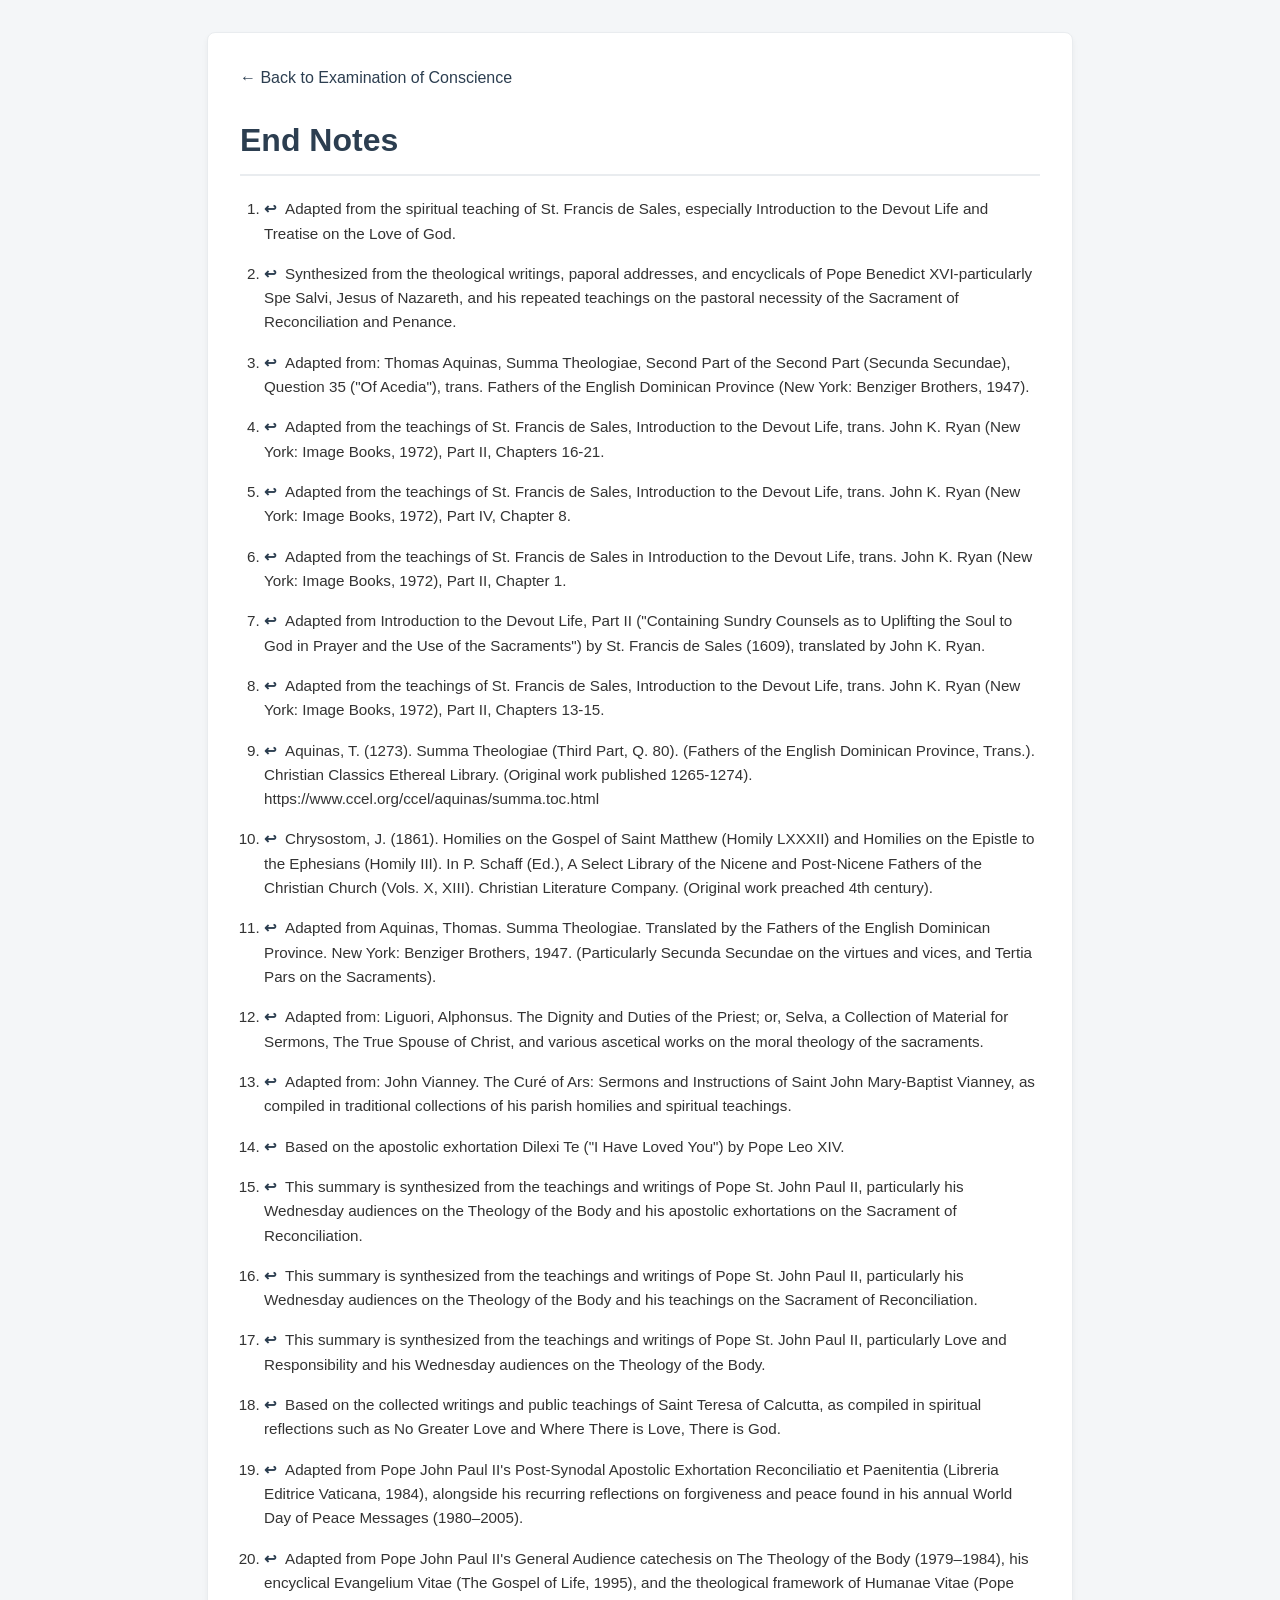
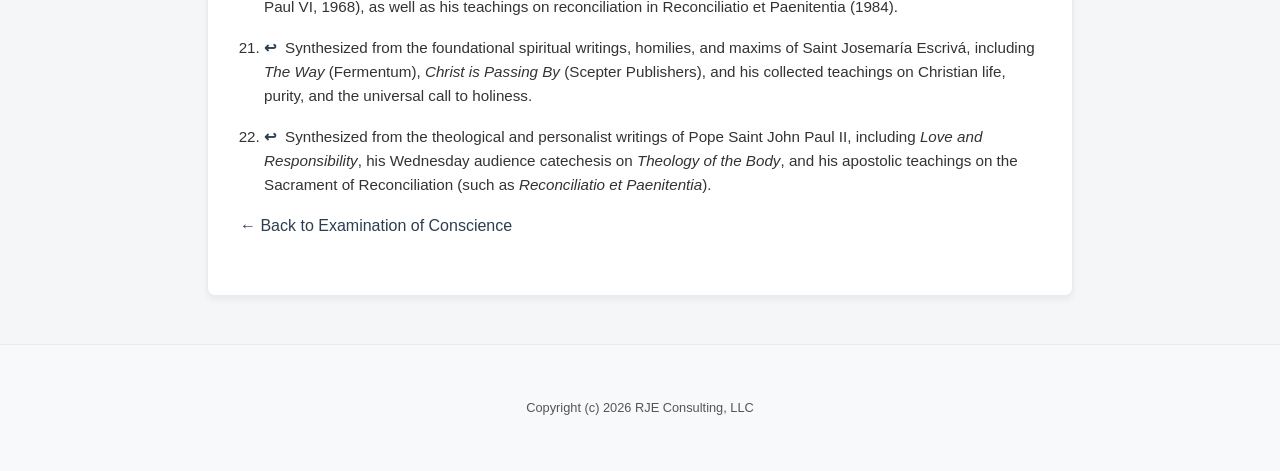
<file: endnote.html>
<!DOCTYPE html>
<html lang="en">
<head>
    <meta charset="UTF-8">
    <meta name="viewport" content="width=device-width, initial-scale=1.0">
    <title>End Notes - Examination of Conscience</title>
    <link rel="stylesheet" href="styles.css">
    <meta name="theme-color" content="#2c3e50">
    <style>
        :root {
            --bg-color: #f4f6f8;
            --card-bg: #ffffff;
            --text-color: #333333;
            --text-muted: #555555;
            --border-color: #e9ecef;
            --accent-color: #2c3e50;
            --footer-bg: #f8f9fa;
        }

        [data-theme="dark"] {
            --bg-color: #121820;
            --card-bg: #1e2631;
            --text-color: #e2e8f0;
            --text-muted: #94a3b8;
            --border-color: #2a3441;
            --accent-color: #3b82f6;
            --footer-bg: #1e2631;
        }

        body {
            background-color: var(--bg-color);
            color: var(--text-color);
            font-family: sans-serif;
            line-height: 1.6;
            margin: 0;
            padding: 0;
            transition: background-color 0.3s ease, color 0.3s ease;
        }

        .container {
            max-width: 800px;
            margin: 2rem auto;
            padding: 2rem;
            background-color: var(--card-bg);
            border: 1px solid var(--border-color);
            border-radius: 8px;
            box-shadow: 0 4px 6px rgba(0,0,0,0.05);
        }

        h1 {
            margin-top: 0;
            color: var(--accent-color);
            border-bottom: 2px solid var(--border-color);
            padding-bottom: 0.5rem;
        }

        ol {
            padding-left: 1.5rem;
        }

        li {
            margin-bottom: 1rem;
            font-size: 0.95rem;
            position: relative;
        }

        li a.back-arrow {
            text-decoration: none;
            color: var(--accent-color);
            margin-right: 0.5rem;
            font-weight: bold;
        }

        li a.back-arrow:hover {
            opacity: 0.75;
        }

        a.back-link {
            display: inline-block;
            margin-bottom: 1.5rem;
            color: var(--accent-color);
            text-decoration: none;
            font-weight: 500;
        }

        a.back-link:hover {
            text-decoration: underline;
        }

        footer {
            text-align: center;
            padding: 2.5rem 1rem;
            background-color: var(--footer-bg);
            border-top: 1px solid var(--border-color);
            margin-top: 3rem;
            font-size: 0.8rem;
            color: var(--text-muted);
        }
    </style>
</head>
<body>
    <div class="container" id="top-anchor">
        <a href="index.html#intro-section" class="back-link">&larr; Back to Examination of Conscience</a>
        <h1>End Notes</h1>
        <ol>
            <li id="note-1"><a href="index.html#ref-1" class="back-arrow" title="Back to text">&#x21a9;</a>Adapted from the spiritual teaching of St. Francis de Sales, especially Introduction to the Devout Life and Treatise on the Love of God.</li>
            <li id="note-2"><a href="index.html#ref-2" class="back-arrow" title="Back to text">&#x21a9;</a>Synthesized from the theological writings, paporal addresses, and encyclicals of Pope Benedict XVI-particularly Spe Salvi, Jesus of Nazareth, and his repeated teachings on the pastoral necessity of the Sacrament of Reconciliation and Penance.</li>
            <li id="note-3"><a href="index.html#ref-3" class="back-arrow" title="Back to text">&#x21a9;</a>Adapted from: Thomas Aquinas, Summa Theologiae, Second Part of the Second Part (Secunda Secundae), Question 35 ("Of Acedia"), trans. Fathers of the English Dominican Province (New York: Benziger Brothers, 1947).</li>
            <li id="note-4"><a href="index.html#ref-4" class="back-arrow" title="Back to text">&#x21a9;</a>Adapted from the teachings of St. Francis de Sales, Introduction to the Devout Life, trans. John K. Ryan (New York: Image Books, 1972), Part II, Chapters 16-21.</li>
            <li id="note-5"><a href="index.html#ref-5" class="back-arrow" title="Back to text">&#x21a9;</a>Adapted from the teachings of St. Francis de Sales, Introduction to the Devout Life, trans. John K. Ryan (New York: Image Books, 1972), Part IV, Chapter 8.</li>
            <li id="note-6"><a href="index.html#ref-6" class="back-arrow" title="Back to text">&#x21a9;</a>Adapted from the teachings of St. Francis de Sales in Introduction to the Devout Life, trans. John K. Ryan (New York: Image Books, 1972), Part II, Chapter 1.</li>
            <li id="note-7"><a href="index.html" class="back-arrow" title="Back to text">&#x21a9;</a>Adapted from Introduction to the Devout Life, Part II ("Containing Sundry Counsels as to Uplifting the Soul to God in Prayer and the Use of the Sacraments") by St. Francis de Sales (1609), translated by John K. Ryan.</li>
            <li id="note-8"><a href="index.html#ref-8" class="back-arrow" title="Back to text">&#x21a9;</a>Adapted from the teachings of St. Francis de Sales, Introduction to the Devout Life, trans. John K. Ryan (New York: Image Books, 1972), Part II, Chapters 13-15.</li>
            <li id="note-9"><a href="index.html#ref-9" class="back-arrow" title="Back to text">&#x21a9;</a>Aquinas, T. (1273). Summa Theologiae (Third Part, Q. 80). (Fathers of the English Dominican Province, Trans.). Christian Classics Ethereal Library. (Original work published 1265-1274). https://www.ccel.org/ccel/aquinas/summa.toc.html</li>
            <li id="note-10"><a href="index.html#ref-10" class="back-arrow" title="Back to text">&#x21a9;</a>Chrysostom, J. (1861). Homilies on the Gospel of Saint Matthew (Homily LXXXII) and Homilies on the Epistle to the Ephesians (Homily III). In P. Schaff (Ed.), A Select Library of the Nicene and Post-Nicene Fathers of the Christian Church (Vols. X, XIII). Christian Literature Company. (Original work preached 4th century).</li>
            <li id="note-11"><a href="index.html#ref-11" class="back-arrow" title="Back to text">&#x21a9;</a>Adapted from Aquinas, Thomas. Summa Theologiae. Translated by the Fathers of the English Dominican Province. New York: Benziger Brothers, 1947. (Particularly Secunda Secundae on the virtues and vices, and Tertia Pars on the Sacraments).</li>
            <li id="note-12"><a href="index.html#ref-12" class="back-arrow" title="Back to text">&#x21a9;</a>Adapted from: Liguori, Alphonsus. The Dignity and Duties of the Priest; or, Selva, a Collection of Material for Sermons, The True Spouse of Christ, and various ascetical works on the moral theology of the sacraments.</li>
            <li id="note-13"><a href="index.html#ref-13" class="back-arrow" title="Back to text">&#x21a9;</a>Adapted from: John Vianney. The Curé of Ars: Sermons and Instructions of Saint John Mary-Baptist Vianney, as compiled in traditional collections of his parish homilies and spiritual teachings.</li>
            <li id="note-14"><a href="index.html#ref-14" class="back-arrow" title="Back to text">&#x21a9;</a>Based on the apostolic exhortation Dilexi Te ("I Have Loved You") by Pope Leo XIV.</li>
            <li id="note-15"><a href="index.html#ref-15" class="back-arrow" title="Back to text">&#x21a9;</a>This summary is synthesized from the teachings and writings of Pope St. John Paul II, particularly his Wednesday audiences on the Theology of the Body and his apostolic exhortations on the Sacrament of Reconciliation.</li>
            <li id="note-16"><a href="index.html#ref-16" class="back-arrow" title="Back to text">&#x21a9;</a>This summary is synthesized from the teachings and writings of Pope St. John Paul II, particularly his Wednesday audiences on the Theology of the Body and his teachings on the Sacrament of Reconciliation.</li>
            <li id="note-17"><a href="index.html#ref-17" class="back-arrow" title="Back to text">&#x21a9;</a>This summary is synthesized from the teachings and writings of Pope St. John Paul II, particularly Love and Responsibility and his Wednesday audiences on the Theology of the Body.</li>
            <li id="note-18"><a href="index.html#ref-18" class="back-arrow" title="Back to text">&#x21a9;</a>Based on the collected writings and public teachings of Saint Teresa of Calcutta, as compiled in spiritual reflections such as No Greater Love and Where There is Love, There is God.</li>
            <li id="note-19"><a href="index.html#ref-19" class="back-arrow" title="Back to text">&#x21a9;</a>Adapted from Pope John Paul II's Post-Synodal Apostolic Exhortation Reconciliatio et Paenitentia (Libreria Editrice Vaticana, 1984), alongside his recurring reflections on forgiveness and peace found in his annual World Day of Peace Messages (1980–2005).</li>
            <li id="note-20"><a href="index.html#ref-20" class="back-arrow" title="Back to text">&#x21a9;</a>Adapted from Pope John Paul II's General Audience catechesis on The Theology of the Body (1979–1984), his encyclical Evangelium Vitae (The Gospel of Life, 1995), and the theological framework of Humanae Vitae (Pope Paul VI, 1968), as well as his teachings on reconciliation in Reconciliatio et Paenitentia (1984).</li>
            <li id="note-21"><a href="index.html#ref-21" class="back-arrow" title="Back to text">&#x21a9;</a>Synthesized from the foundational spiritual writings, homilies, and maxims of Saint Josemaría Escrivá, including <em>The Way</em> (Fermentum), <em>Christ is Passing By</em> (Scepter Publishers), and his collected teachings on Christian life, purity, and the universal call to holiness.</li>
            <li id="note-22"><a href="index.html#ref-22" class="back-arrow" title="Back to text">&#x21a9;</a>Synthesized from the theological and personalist writings of Pope Saint John Paul II, including <em>Love and Responsibility</em>, his Wednesday audience catechesis on <em>Theology of the Body</em>, and his apostolic teachings on the Sacrament of Reconciliation (such as <em>Reconciliatio et Paenitentia</em>).</li>
        </ol>
        <a href="index.html#intro-section" class="back-link">&larr; Back to Examination of Conscience</a>
    </div>

    <footer>
        <p>Copyright (c) 2026 RJE Consulting, LLC</p>
    </footer>
</body>
</html>
</file>
<file: styles.css>
/* Base Styles & Variables */
:root {
    --bg-color: #f4f6f8;
    --card-bg: #ffffff;
    --text-color: #333333;
    --accent-color: #2c3e50;
    --mortal-color: #c62828;
    --venial-color: #2e7d32;
    --border-color: #dcdcdc;
}

[data-theme="dark"] {
    --bg-color: #121820;
    --card-bg: #1e2631;
    --text-color: #e2e8f0;
    --border-color: #2a3441;
    --chip-bg: #2d3748;
    --chip-text: #cbd5e1;
    --chip-hover-bg: #374151;
    --script-bg: #121820;
    --script-text: #f1f5f9;
}

/* --- ADD THESE RULES TO FORCE CARDS & SCRIPT BOX DARK IN DARK MODE --- */
[data-theme="dark"] header, 
[data-theme="dark"] .intro-box, 
[data-theme="dark"] .prayer-box, 
[data-theme="dark"] .examination-section, 
[data-theme="dark"] #script-container, 
[data-theme="dark"] footer {
    background-color: var(--card-bg) !important;
    color: var(--text-color) !important;
    border-color: var(--border-color) !important;
}

[data-theme="dark"] .confession-script-output {
    background-color: var(--script-bg) !important;
    color: var(--script-text) !important;
}

body {
    background-color: var(--bg-color);
    color: var(--text-color);
    transition: background-color 0.3s ease, color 0.3s ease;
    font-family: -apple-system, BlinkMacSystemFont, "Segoe UI", Roboto, Helvetica, Arial, sans-serif;
    line-height: 1.6;
    margin: 0;
    padding: 0;
}

body {
    font-family: -apple-system, BlinkMacSystemFont, "Segoe UI", Roboto, Helvetica, Arial, sans-serif;
    background-color: var(--bg-color);
    color: var(--text-color);
    line-height: 1.6;
    margin: 0;
    padding: 0;
}

header {
    background-color: var(--accent-color);
    color: white;
    text-align: center;
    padding: 2rem 1rem;
}

header h1 {
    margin: 0;
    font-size: 1.8rem;
}

header .subtitle {
    margin: 0.5rem 0 0;
    font-size: 1rem;
    opacity: 0.85;
}

main {
    max-width: 800px;
    margin: 2rem auto;
    padding: 0 1rem;
}

/* Boxes & Cards */
.intro-box, .prayer-box, .examination-section, #script-container {
    background-color: var(--card-bg);
    border-radius: 8px;
    padding: 1.5rem;
    margin-bottom: 1.5rem;
    box-shadow: 0 2px 4px rgba(0,0,0,0.05);
}

.prayer-box {
    border-left: 4px solid var(--accent-color);
}

.scripture {
    font-style: italic;
    color: #555;
    margin-bottom: 1rem;
}

/* Examination Items & Rows */
.sin-item-row {
    display: flex;
    flex-wrap: wrap;
    align-items: center;
    justify-content: space-between;
    padding: 0.75rem 0;
    border-bottom: 1px solid #eee;
    gap: 0.5rem;
}

.sin-item-row:last-child {
    border-bottom: none;
}

.sin-item-row label {
    flex: 1;
    min-width: 250px;
    cursor: pointer;
}

/* Active State Highlighting */
.sin-item-row.venial-active {
    background-color: rgba(46, 125, 50, 0.05);
    border-left: 3px solid var(--venial-color);
    padding-left: 0.5rem;
}

.sin-item-row.mortal-active {
    background-color: rgba(198, 40, 40, 0.05);
    border-left: 3px solid var(--mortal-color);
    padding-left: 0.5rem;
}

/* Choice Pills */
.sub-choices {
    display: inline-flex;
    flex-wrap: wrap;
    gap: 0.35rem;
    margin-top: 0.35rem;
    margin-bottom: 0.35rem;
}

.choice-pill {
    display: inline-block;
    padding: 0.2rem 0.6rem;
    background-color: var(--chip-bg, #e9ecef); /* Updated */
    color: var(--chip-text, #333333);          /* Updated */
    border: 1px solid var(--border-color);
    border-radius: 12px;
    font-size: 0.85rem;
    cursor: pointer;
    user-select: none;
    transition: all 0.2s ease;
}

.choice-pill:hover {
    background-color: var(--chip-hover-bg, #dee2e6); /* Updated */
}

.choice-pill.active {
    background-color: var(--accent-color);
    color: white;
    border-color: var(--accent-color);
}

/* Type Toggle Button (Venial / Mortal) */
.type-toggle-btn {
    padding: 0.25rem 0.6rem;
    font-size: 0.8rem;
    font-weight: bold;
    border-radius: 4px;
    border: 1px solid transparent;
    cursor: pointer;
    transition: background-color 0.2s;
}

.type-toggle-btn.venial {
    background-color: #e8f5e9;
    color: var(--venial-color);
    border-color: var(--venial-color);
}

.type-toggle-btn.mortal {
    background-color: #ffebee;
    color: var(--mortal-color);
    border-color: var(--mortal-color);
}

/* Occurrences Container */
.occ-container {
    display: none;
    font-size: 0.85rem;
    color: #666;
    align-items: center;
    gap: 0.25rem;
}

.sin-item-row.is-mortal .occ-container {
    display: inline-flex;
}

.occ-input {
    width: 50px;
    padding: 0.2rem;
    border: 1px solid #ccc;
    border-radius: 4px;
    text-align: center;
}

/* Teaching Expandable Drawer Styles */
.teaching-expand-box {
    display: none;
    margin-top: 0.5rem;
    margin-bottom: 0.75rem;
    padding: 0.75rem 1rem;
    background-color: #f8f9fa;
    border-left: 3px solid var(--accent-color);
    border-radius: 0 4px 4px 0;
    font-size: 0.9rem;
    color: #333;
}

.teaching-pill-wrapper.expanded .teaching-expand-box {
    display: block;
}

/* Concrete Love Accordion Drawer Control */
#concrete-love-accordion .teaching-expand-box {
    display: none;
}

.sin-item-row.mortal-active #concrete-love-accordion .teaching-expand-box,
.sin-item-row.venial-active #concrete-love-accordion .teaching-expand-box {
    display: block;
}

.teaching-pill-wrapper .choice-pill {
    cursor: pointer;
    transition: all 0.2s ease;
}

.teaching-pill-wrapper .choice-pill.active {
    background-color: var(--accent-color);
    color: white;
    border-color: var(--accent-color);
}

/* Generated Script Output */
#script-container {
    display: none;
}

.confession-script-output {
    white-space: pre-wrap;
    background-color: var(--script-bg, #f8f9fa);   /* Updated */
    color: var(--script-text, #212529);             /* Updated */
    border: 1px solid var(--border-color);
    padding: 1.5rem;
    border-radius: 6px;
    font-family: "Segoe UI", -apple-system, BlinkMacSystemFont, Roboto, Helvetica, Arial, sans-serif;
    font-size: 0.95rem;
    transition: background-color 0.3s ease, color 0.3s ease; /* Added */
}

/* Footer / Reset */
footer {
    text-align: center;
    padding: 2rem 0;
}

.secondary-btn {
    background-color: #6c757d;
    color: white;
    border: none;
    padding: 0.75rem 1.5rem;
    font-size: 1rem;
    border-radius: 4px;
    cursor: pointer;
    transition: background-color 0.2s;
}

.secondary-btn:hover {
    background-color: #5a6268;
}
</file>
